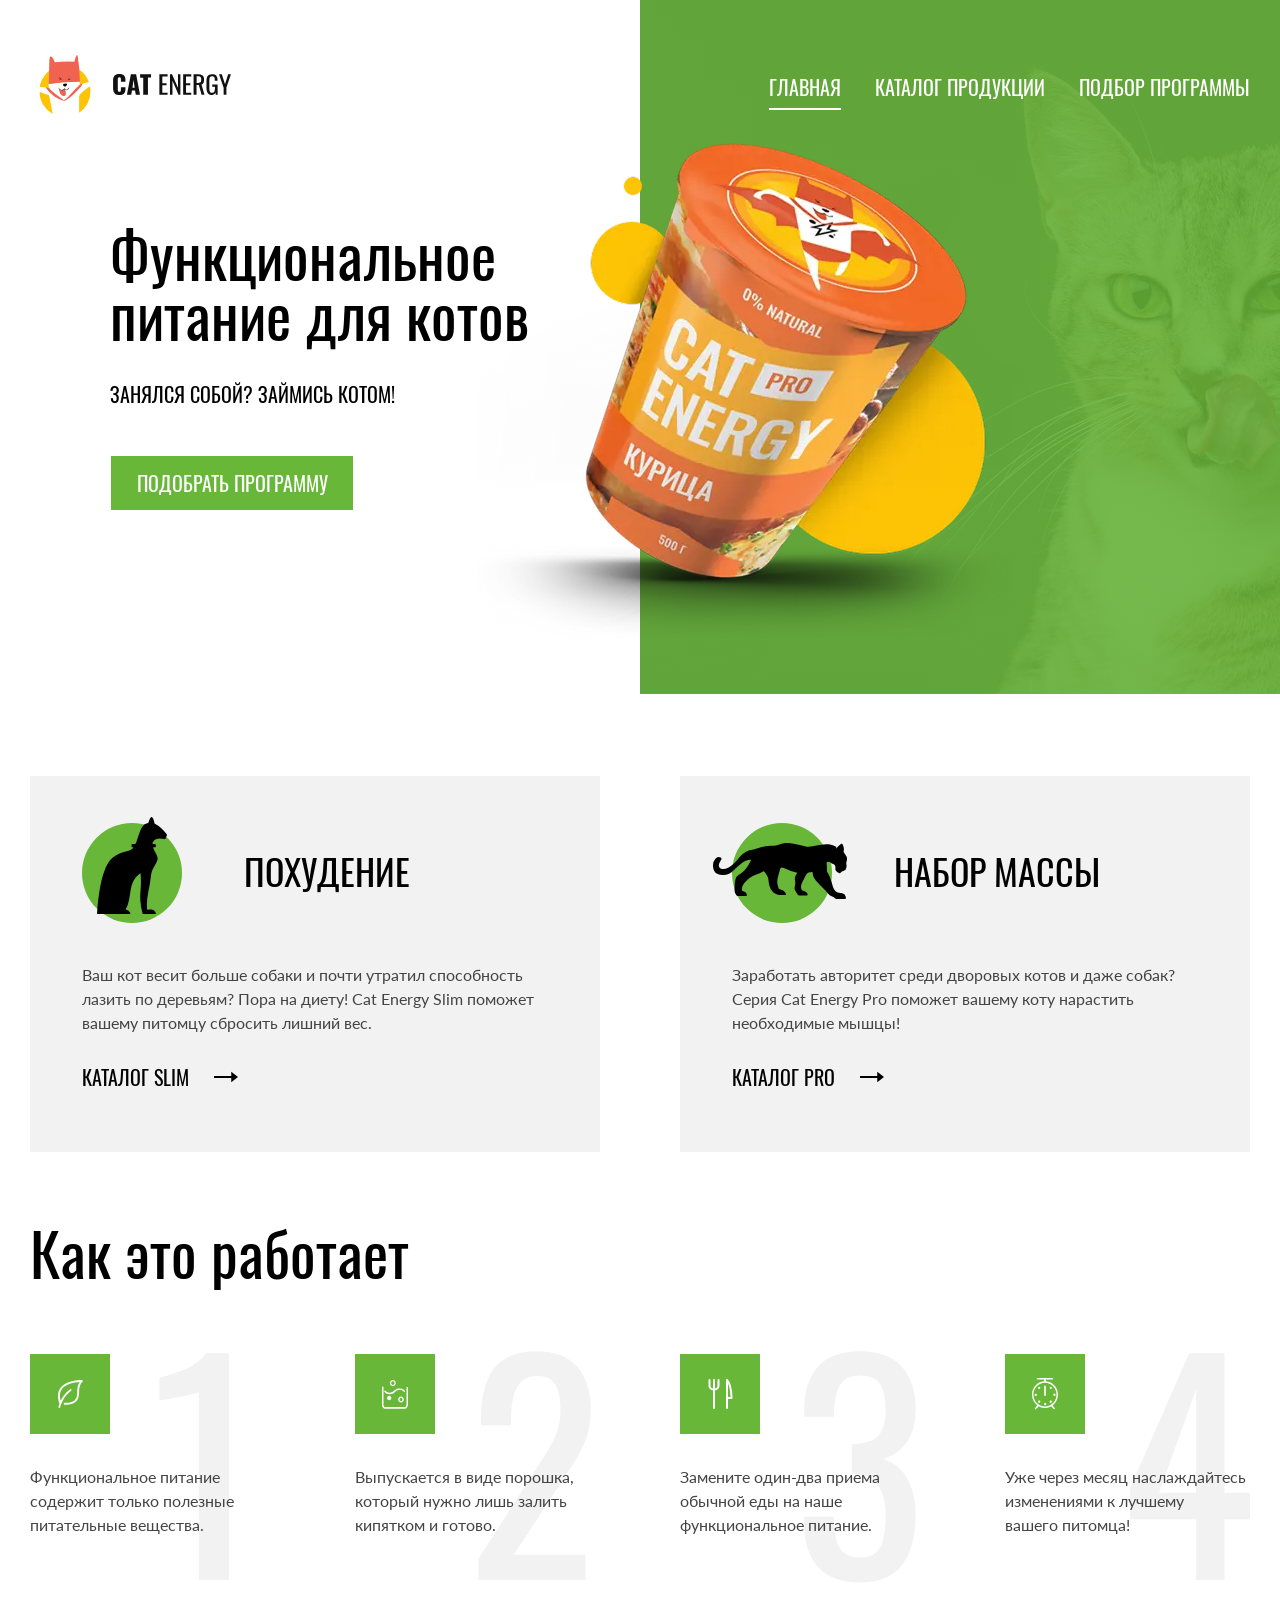
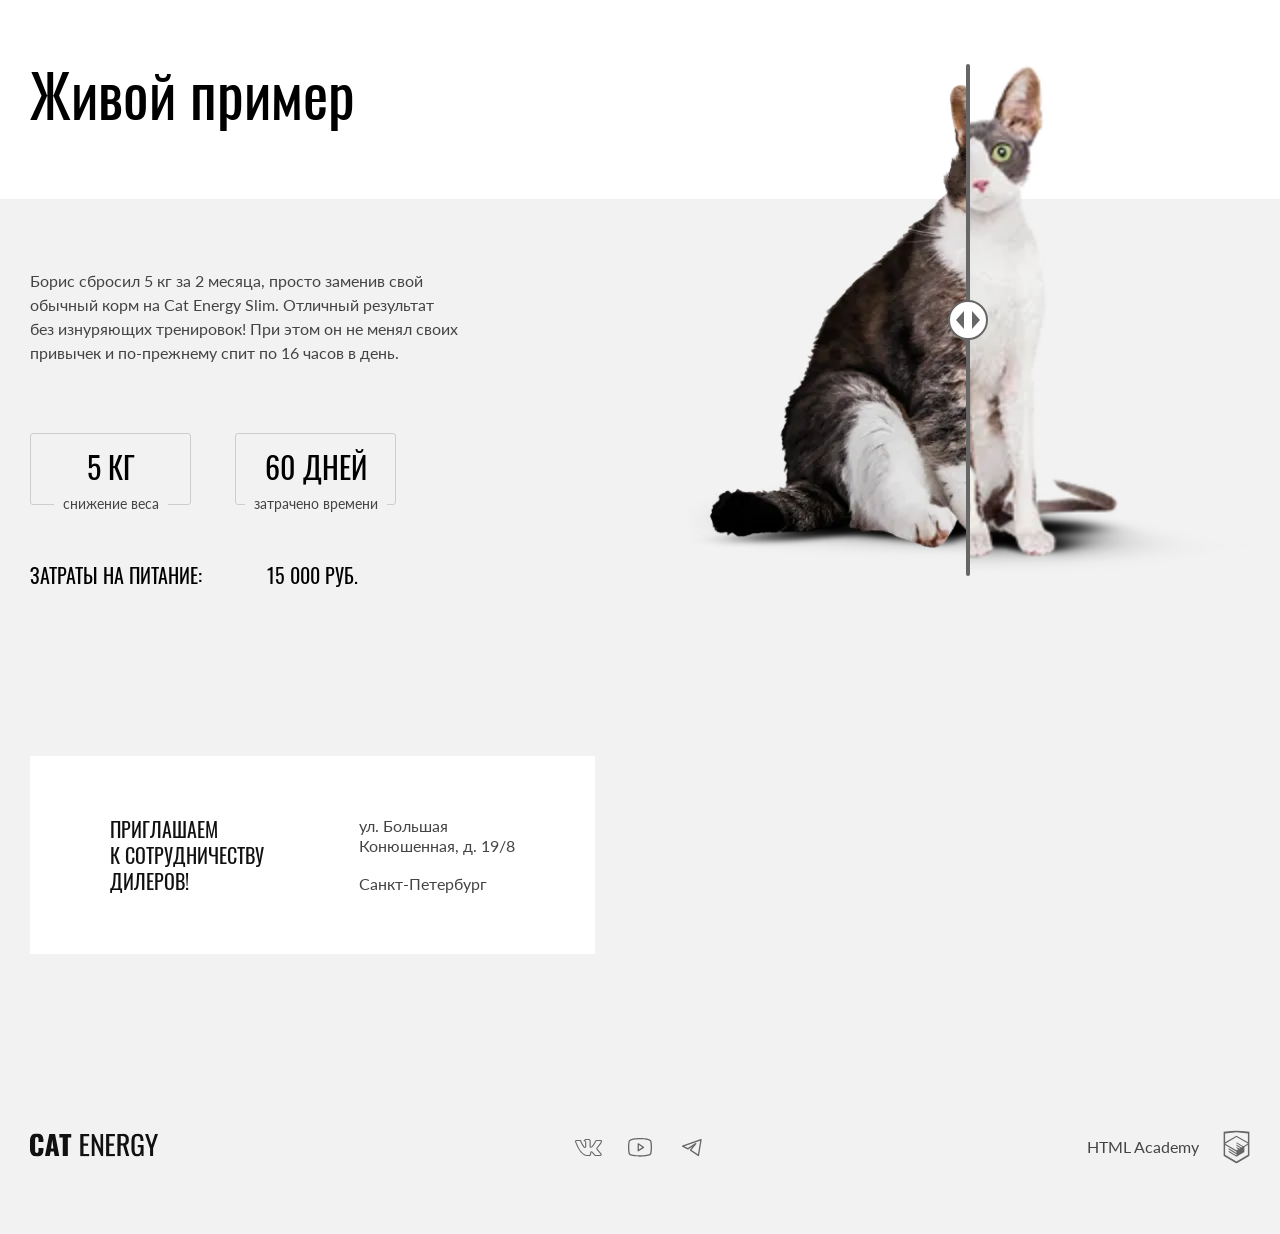
<file: index.html>
<!DOCTYPE html><html class="page" lang="ru"><head><meta charset="UTF-8"><title>Кэт энерджи</title><meta name="viewport" content="width=device-width,initial-scale=1"><link rel="icon" href="favicon.ico" type="image/x-icon"><link rel="icon" href="favicons/icon.svg" type="image/svg+xml"><link rel="apple-touch-icon" href="favicons/apple.png"><link rel="manifest" href="manifest.webmanifest"><link rel="preload" href="fonts/lato/Lato-Regular.woff2" as="font" type="font/woff2" crossorigin="anonymous"><link rel="preload" href="fonts/oswald/oswaldregular.woff2" as="font" type="font/woff2" crossorigin="anonymous"><link rel="stylesheet" href="styles/styles.css"><script src="https://api-maps.yandex.ru/2.1/?apikey=b741650d-aeca-472d-a761-ce8550b60bb1&lang=ru_RU" defer="defer"></script><script src="scripts/index.js" defer="defer"></script></head><body class="page__body"><header class="header container"><a class="header__logo logo" href="index.html" aria-current="page"><picture><source media="(min-width:1280px)" srcset="./images/logo-desktop.svg" width="70" height="59" type="image/svg+xml"><source media="(min-width:768px)" srcset="./images/logo-tablet.svg" width="60" height="50" type="image/svg+xml"><img class="logo__img" src="./images/logo-mobile.svg" width="33" height="38" alt="Логотип"></picture><picture><source media="(min-width:768px)" srcset="./images/logo-text-tablet.svg" width="101" height="18" type="image/svg+xml"><img class="logo__text" src="./images/logo-text-mobile.svg" width="101" height="18" lang="en" alt="Cat Energy"></picture></a><nav class="header__nav nav nav--nojs"><button class="nav__toggle" type="button"><span class="visually-hidden">Открыть/закрыть меню</span></button><ul class="nav__list"><li class="nav__item"><a class="nav__link nav__link--light nav__link--current" href="#">Главная</a></li><li class="nav__item"><a class="nav__link nav__link--light" href="catalog.html">Каталог продукции</a></li><li class="nav__item"><a class="nav__link nav__link--light" href="selection.html">Подбор программы</a></li></ul></nav></header><main class="page__main main"><section class="main__promo promo"><div class="promo__wrapper container"><h1 class="promo__title">Функциональное<br>питание для котов</h1><p class="promo__slogan">Занялся собой? Займись котом!</p><picture><source media="(min-width:1280px)" srcset="./images/promo/promo-desktop@1x.webp, ./images/promo/promo-desktop@2x.webp 2x" width="552" height="499" type="image/webp"><source media="(min-width:1280px)" srcset="./images/promo/promo-desktop@1x.png, ./images/promo/promo-desktop@2x.png 2x" width="552" height="499" type="image/png"><source media="(min-width:768px)" srcset="./images/promo/promo-tablet@1x.webp, ./images/promo/promo-tablet@2x.webp 2x" width="709" height="609" type="image/webp"><source media="(min-width:768px)" srcset="./images/promo/promo-tablet@1x.png, ./images/promo/promo-tablet@2x.png 2x" width="709" height="609" type="image/png"><source srcset="./images/promo/promo-mobile@1x.webp, ./images/promo/promo-mobile@2x.webp 2x" type="image/webp" width="280" height="270"><img class="promo__img" src="./images/promo/promo-mobile@1x.png" srcset="./images/promo/promo-mobile@2x.png 2x" width="280" height="270" alt="Пример продукции Cat Energy: баночка со вкусом курицы"></picture><a class="promo__link button button--primary" href="#">Подобрать программу</a></div></section><section class="main__programs programs container"><h2 class="visually-hidden">Типы программ питания</h2><ul class="programs__list"><li class="programs__item programs__item--slim"><h3 class="programs__title">Похудение</h3><p class="programs__description">Ваш кот весит больше собаки и почти утратил способность лазить по деревьям? Пора на диету! Cat Energy Slim поможет вашему питомцу сбросить лишний вес.</p><a class="programs__link" href="#">Каталог Slim</a></li><li class="programs__item programs__item--pro"><h3 class="programs__title">Набор массы</h3><p class="programs__description">Заработать авторитет среди дворовых котов и даже собак? Серия Cat Energy Pro поможет вашему коту нарастить необходимые мышцы!</p><a class="programs__link" href="#">Каталог Pro</a></li></ul></section><section class="main__features features container"><h2 class="features__title">Как это работает</h2><ul class="features__list"><li class="features__item features__item--nutrition">Функциональное питание содержит только полезные питательные вещества.</li><li class="features__item features__item--cooking">Выпускается в виде порошка, который нужно лишь залить кипятком и готово.</li><li class="features__item features__item--usage">Замените один-два приема обычной еды на наше функциональное питание.</li><li class="features__item features__item--time">Уже через месяц наслаждайтесь изменениями к лучшему вашего&nbsp;питомца!</li></ul></section><section class="main__example example"><div class="example__container container"><h2 class="example__title">Живой пример</h2><p class="example__text">Борис сбросил 5 кг за 2 месяца, просто заменив свой обычный корм на Cat Energy Slim. Отличный результат без&nbsp;изнуряющих тренировок! При этом он не менял своих привычек и по-прежнему спит по 16 часов в день.</p><div class="example__wrapper"><dl class="example__list"><div class="example__statistics-wrapper"><dt class="example__number">5 кг</dt><dd class="example__description">снижение веса</dd></div><div class="example__statistics-wrapper"><dt class="example__number">60 дней</dt><dd class="example__description">затрачено времени</dd></div></dl><p class="example__cost">Затраты на питание: <span class="example__cost-value">15 000 руб.</span></p></div><div class="example__slider slider"><div class="slider__block slider__block--before"><picture><source media="(min-width:768px)" srcset="./images/slider/before-tablet@1x.webp, ./images/slider/before-tablet@2x.webp 2x" width="560" height="512" type="image/webp"><source media="(min-width:768px)" srcset="./images/slider/before-tablet@1x.png, ./images/slider/before-tablet@2x.png 2x" width="560" height="512" type="image/png"><source srcset="./images/slider/before-mobile@1x.webp, ./images/slider/before-mobile@2x.webp 2x" type="image/webp" width="280" height="256"><img class="slider__img slider__img--before" src="./images/slider/before-mobile@1x.png" srcset="./images/slider/before-mobile@2x.png 2x" width="280" height="256" alt="Кот до начала приема Cat energy" loading="lazy"></picture></div><div class="slider__block slider__block--after"><picture><source media="(min-width:768px)" srcset="./images/slider/after-tablet@1x.webp, ./images/slider/after-tablet@2x.webp 2x" width="560" height="512" type="image/webp"><source media="(min-width:768px)" srcset="./images/slider/after-tablet@1x.png, ./images/slider/after-tablet@2x.png 2x" width="560" height="512" type="image/png"><source srcset="./images/slider/after-mobile@1x.webp, ./images/slider/after-mobile@2x.webp 2x" type="image/webp"><img class="slider__img slider__img--after" src="./images/slider/after-mobile@1x.png" srcset="./images/slider/after-mobile@2x.png 2x" width="280" height="256" alt="Кот после приема Cat energy" loading="lazy"></picture></div><button class="slider__range" type="button"><span class="visually-hidden">Ползунок слайдера</span></button></div></div></section></main><footer class="footer"><div class="footer__contacts contacts"><div class="contacts__wrapper"><h2 class="contacts__title">Приглашаем к&nbsp;сотрудничеству дилеров!</h2><address class="contacts__address">ул. Большая Конюшенная,&nbsp;д.&nbsp;19/8 <span>Санкт-Петербург</span></address></div><div class="contacts__map" id="map"><noscript><picture><source media="(min-width:1280px)" srcset="./images/maps/maps-desktop@1x.webp, ./images/maps/maps-desktop@2x.webp 2x" width="1440" height="400" type="image/webp"><source media="(min-width:1280px)" srcset="./images/maps/maps-desktop@1x.jpg, ./images/maps/maps-desktop@2x.jpg 2x" width="1440" height="400" type="image/jpeg"><source media="(min-width:660px)" srcset="./images/maps/maps-tablet@1x.webp, ./images/maps/maps-tablet@2x.webp 2x" width="768" height="400" type="image/webp"><source media="(min-width:660px)" srcset="./images/maps/maps-tablet@1x.jpg, ./images/maps/maps-tablet@2x.jpg 2x" width="768" height="400" type="image/jpeg"><source srcset="./images/maps/maps-mobile@1x.webp, ./images/maps/maps-mobile@2x.webp 2x" type="image/webp" width="320" height="362"><img class="contacts__map-img" src="./images/maps/maps-mobile@1x.jpg" srcset="./images/maps/maps-mobile@2x.jpg 2x" width="320" height="362" alt="Карта" loading="lazy"></picture></noscript></div></div><div class="footer__wrapper container"><a class="footer__logo logo" href="index.html" aria-current="page"><img class="logo__text logo__text--footer" src="./images/logo-text-mobile.svg" width="128" height="24" alt="Cat Energy"></a><ul class="footer__social social"><li class="social__item"><a class="social__link social__link--vk" href="https://vk.com/htmlacademy" target="_blank" rel="noreferrer noopener"><span class="visually-hidden">Наша группа Вконтакте</span></a></li><li class="social__item"><a class="social__link social__link--youtube" href="https://www.youtube.com/user/htmlacademyru" target="_blank" rel="noreferrer noopener"><span class="visually-hidden">Наш канал на Youtube</span></a></li><li class="social__item"><a class="social__link social__link--telegram" href="https://t.me/htmlacademy" target="_blank" rel="noreferrer noopener"><span class="visually-hidden">Наша группа Telegram</span></a></li></ul><a class="footer__developer" href="https://htmlacademy.ru/intensive/adaptive" target="_blank" rel="noreferrer noopener"><span class="footer__developer-text">HTML Academy</span></a></div></footer></body></html>
</file>
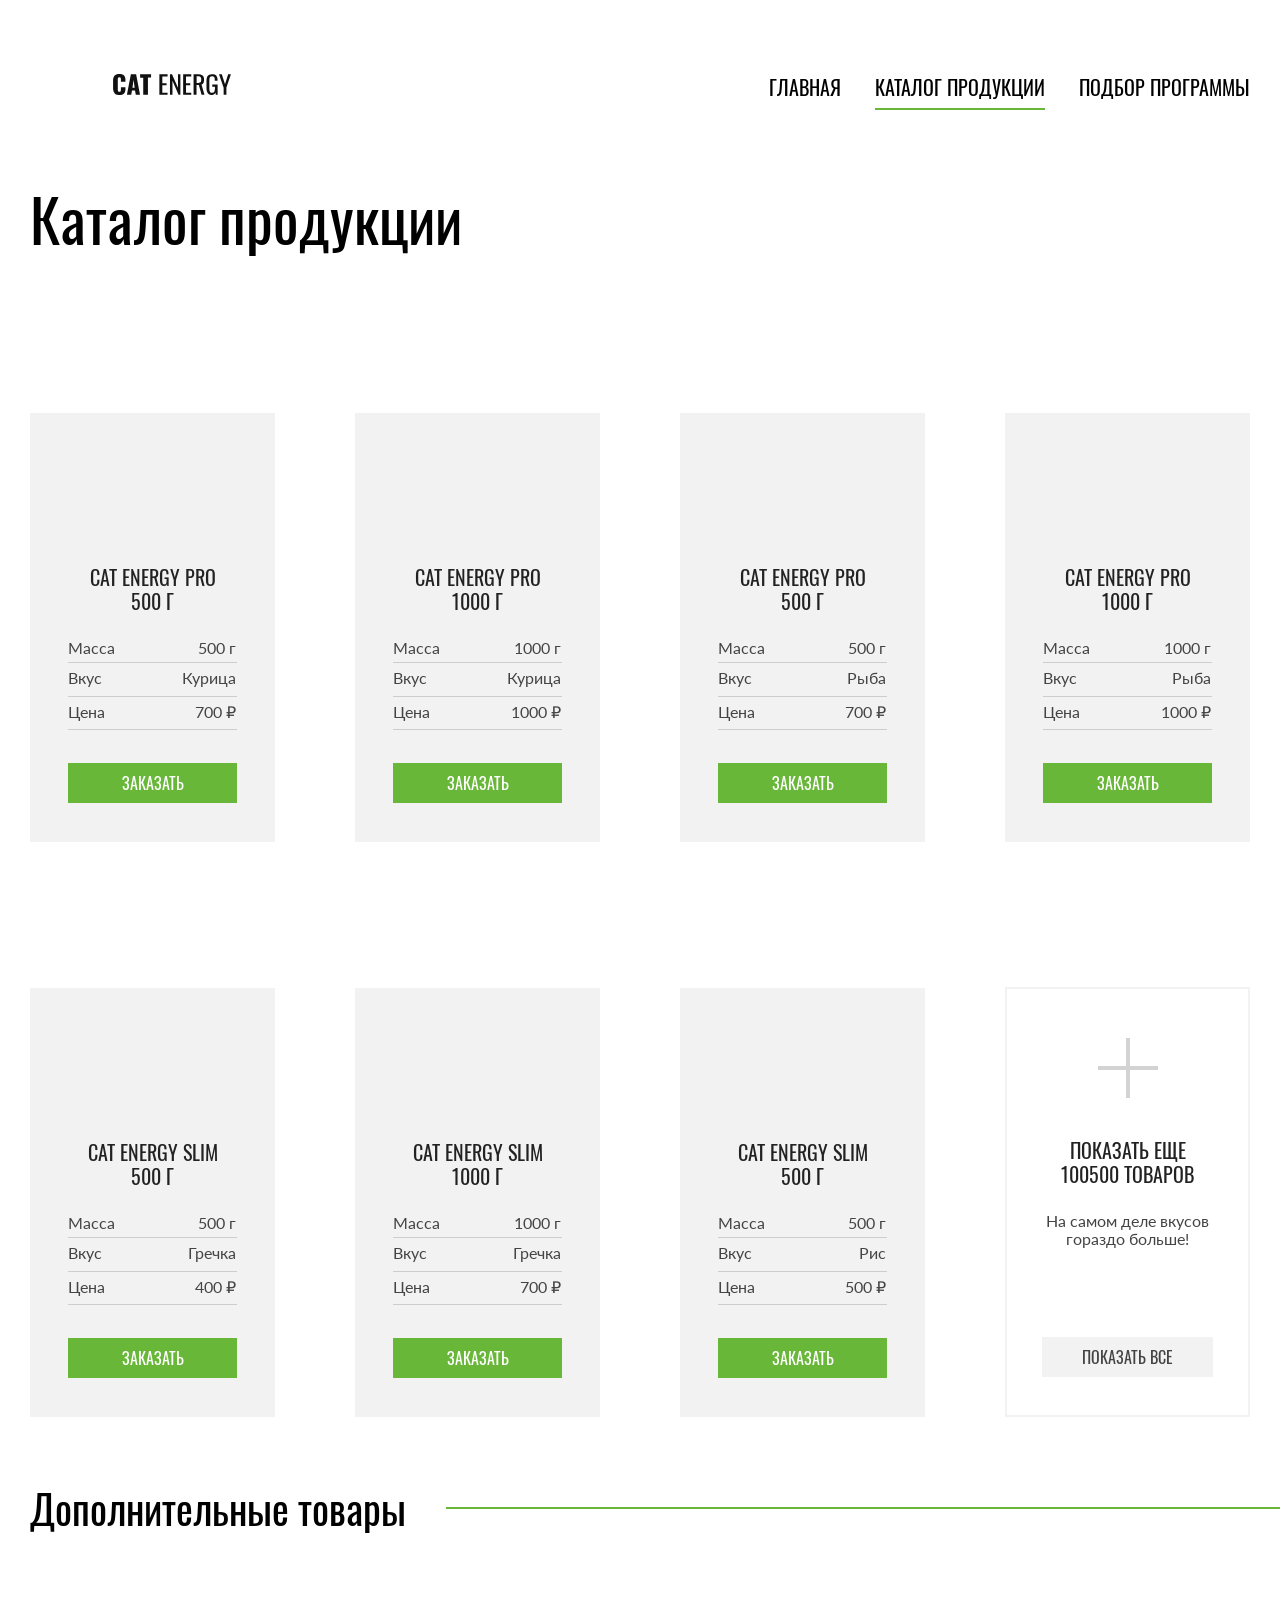
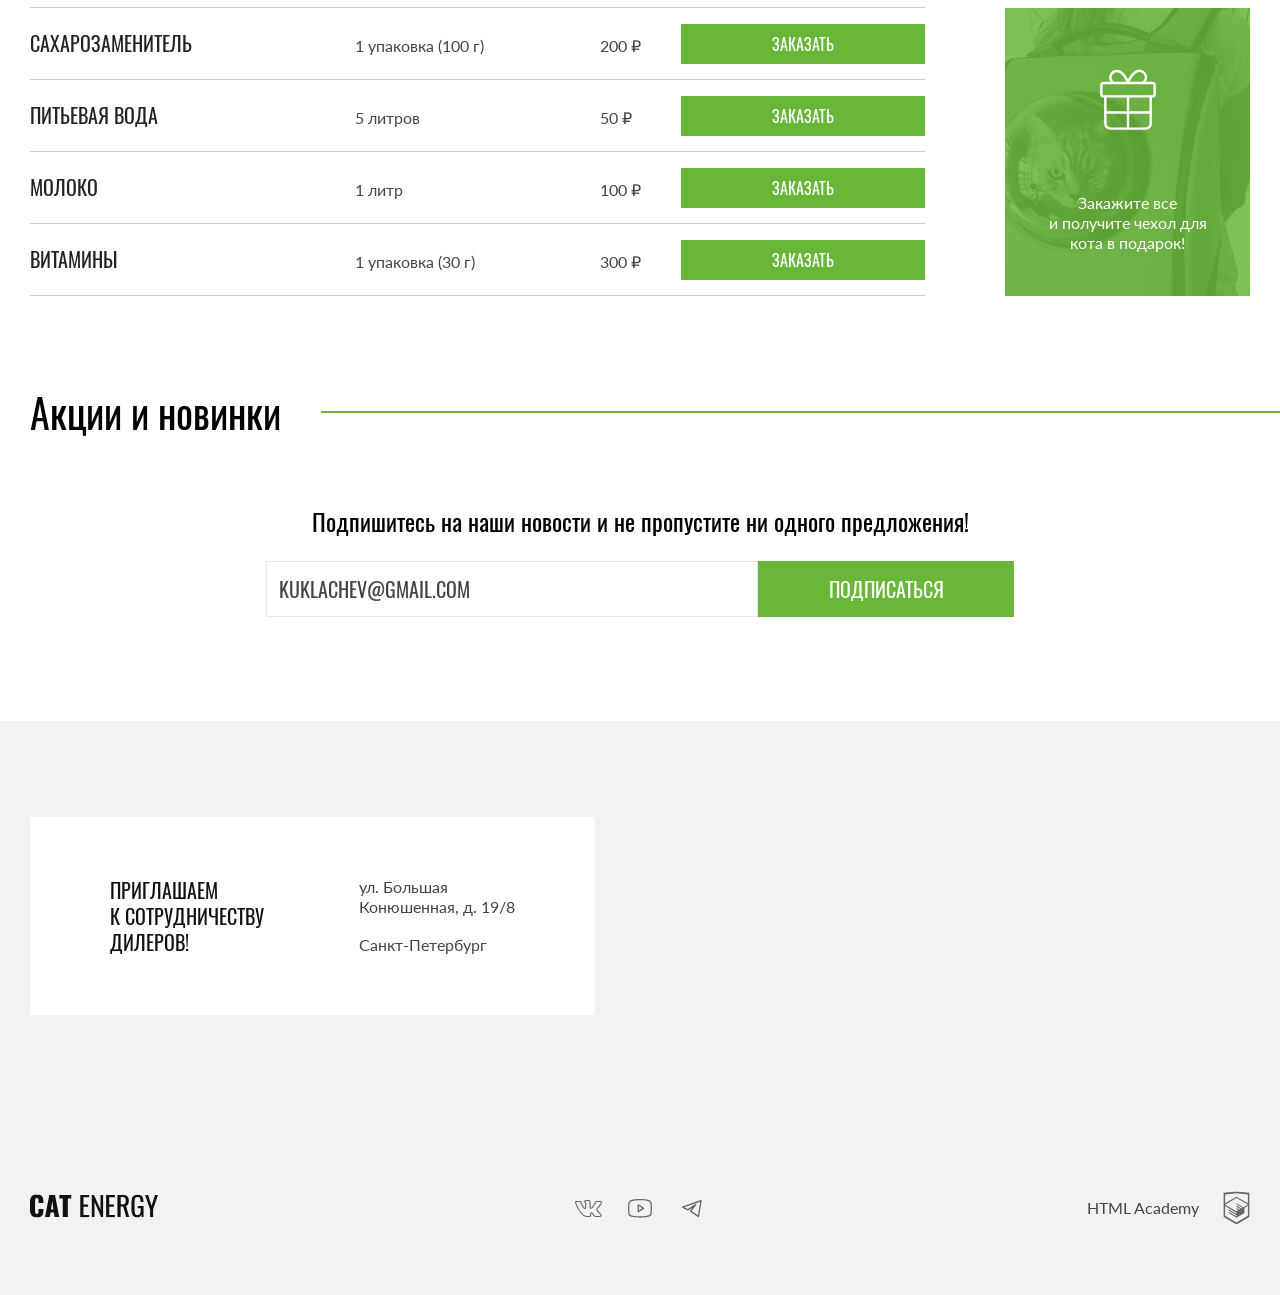
<file: catalog.html>
<!DOCTYPE html><html class="page" lang="ru"><head><meta charset="UTF-8"><title>Кэт энерджи</title><meta name="viewport" content="width=device-width,initial-scale=1"><link rel="icon" href="favicon.ico" type="image/x-icon"><link rel="icon" href="favicons/icon.svg" type="image/svg+xml"><link rel="apple-touch-icon" href="favicons/apple.png"><link rel="manifest" href="manifest.webmanifest"><link rel="preload" href="fonts/lato/Lato-Regular.woff2" as="font" type="font/woff2" crossorigin="anonymous"><link rel="preload" href="fonts/oswald/oswaldregular.woff2" as="font" type="font/woff2" crossorigin="anonymous"><link rel="stylesheet" href="styles/styles.css"><script src="https://api-maps.yandex.ru/2.1/?apikey=b741650d-aeca-472d-a761-ce8550b60bb1&lang=ru_RU" defer="defer"></script><script src="scripts/index.js" defer="defer"></script></head><body class="page__body"><header class="header header--inner container"><a class="header__logo logo" href="index.html"><picture><source media="(min-width:1280px)" srcset="./images/logo-desktop.svg" width="70" height="59" type="image/svg+xml"><source media="(min-width:768px)" srcset="./images/logo-tablet.svg" width="60" height="50" type="image/svg+xml"><img class="logo__img" src="./images/logo-mobile.svg" width="33" height="38" alt="Логотип"></picture><picture><source media="(min-width:768px)" srcset="./images/logo-text-tablet.svg" width="101" height="18" type="image/svg+xml"><img class="logo__text logo__text--inner" src="./images/logo-text-mobile.svg" width="101" height="18" lang="en" alt="Cat Energy"></picture></a><nav class="header__nav nav nav--nojs"><button class="nav__toggle" type="button"><span class="visually-hidden">Открыть/закрыть меню</span></button><ul class="nav__list"><li class="nav__item"><a class="nav__link" href="index.html">Главная</a></li><li class="nav__item"><a class="nav__link nav__link--current" href="#" aria-current="page">Каталог продукции</a></li><li class="nav__item"><a class="nav__link" href="selection.html">Подбор программы</a></li></ul></nav></header><main class="page__main catalog container"><h1 class="catalog__title inner-title">Каталог продукции</h1><section class="catalog__section"><h2 class="visually-hidden">Список основной продукции</h2><ul class="catalog__list"><li class="catalog__item card card--block"><a class="card__link-img" href="#" tabindex="-1"><picture><source media="(min-width:768px)" srcset="./images/products/product-1-tablet@1x.webp, ./images/products/product-1-tablet@2x.webp 2x" width="161" height="172" type="image/webp"><source media="(min-width:768px)" srcset="./images/products/product-1-tablet@1x.png, ./images/products/product-1-tablet@2x.png 2x" width="161" height="172" type="image/png"><source srcset="./images/products/product-1-mobile@1x.webp, ./images/products/product-1-mobile@2x.webp 2x" type="image/webp" width="68" height="86"><img class="card__img" src="./images/products/product-1-mobile@1x.png" srcset="./images/products/product-1-mobile@2x.png 2x" width="68" height="86" alt="Cat Energy PRO 500"></picture></a><div class="card__content"><a class="card__link" href="#"><h3 class="card__title">Cat Energy PRO 500 г</h3></a><dl class="card__details"><div class="card__details-block"><dt class="card__details-title">Масса</dt><dd class="card__details-desc">500 г</dd></div><div class="card__details-block"><dt class="card__details-title">Вкус</dt><dd class="card__details-desc">Курица</dd></div><div class="card__details-block"><dt class="card__details-title">Цена</dt><dd class="card__details-desc">700 ₽</dd></div></dl></div><a class="card__button button button--primary" href="#">Заказать</a></li><li class="catalog__item card card--block"><a class="card__link-img" href="#" tabindex="-1"><picture><source media="(min-width:1280px)" srcset="./images/products/product-2-desktop@1x.webp, ./images/products/product-2-desktop@2x.webp 2x" width="172" height="196" type="image/webp"><source media="(min-width:1280px)" srcset="./images/products/product-2-desktop@1x.png, ./images/products/product-2-desktop@2x.png 2x" width="172" height="196" type="image/png"><source media="(min-width:768px)" srcset="./images/products/product-2-tablet@1x.webp, ./images/products/product-2-tablet@2x.webp 2x" width="168" height="206" type="image/webp"><source media="(min-width:768px)" srcset="./images/products/product-2-tablet@1x.png, ./images/products/product-2-tablet@2x.png 2x" width="168" height="206" type="image/png"><source srcset="./images/products/product-2-mobile@1x.webp, ./images/products/product-2-mobile@2x.webp 2x" type="image/webp" width="84" height="100"><img class="card__img" src="./images/products/product-2-mobile@1x.png" srcset="./images/products/product-2-mobile@2x.png 2x" width="84" height="100" alt="Cat Energy PRO 1000"></picture></a><div class="card__content"><a class="card__link" href="#"><h3 class="card__title">Cat Energy PRO 1000 г</h3></a><dl class="card__details"><div class="card__details-block"><dt class="card__details-title">Масса</dt><dd class="card__details-desc">1000 г</dd></div><div class="card__details-block"><dt class="card__details-title">Вкус</dt><dd class="card__details-desc">Курица</dd></div><div class="card__details-block"><dt class="card__details-title">Цена</dt><dd class="card__details-desc">1000 ₽</dd></div></dl></div><a class="card__button button button--primary" href="#">Заказать</a></li><li class="catalog__item card card--block"><a class="card__link-img" href="#" tabindex="-1"><picture><source media="(min-width:768px)" srcset="./images/products/product-3-tablet@1x.webp, ./images/products/product-3-tablet@2x.webp 2x" width="163" height="174" type="image/webp"><source media="(min-width:768px)" srcset="./images/products/product-3-tablet@1x.png, ./images/products/product-3-tablet@2x.png 2x" width="163" height="174" type="image/png"><source srcset="./images/products/product-3-mobile@1x.webp, ./images/products/product-3-mobile@2x.webp 2x" type="image/webp" width="68" height="78"><img class="card__img" src="./images/products/product-3-mobile@1x.png" srcset="./images/products/product-3-mobile@2x.png 2x" width="68" height="78" alt="Cat Energy PRO 500"></picture></a><div class="card__content"><a class="card__link" href="#"><h3 class="card__title">Cat Energy PRO 500 г</h3></a><dl class="card__details"><div class="card__details-block"><dt class="card__details-title">Масса</dt><dd class="card__details-desc">500 г</dd></div><div class="card__details-block"><dt class="card__details-title">Вкус</dt><dd class="card__details-desc">Рыба</dd></div><div class="card__details-block"><dt class="card__details-title">Цена</dt><dd class="card__details-desc">700 ₽</dd></div></dl></div><a class="card__button button button--primary" href="#">Заказать</a></li><li class="catalog__item card card--block"><a class="card__link-img" href="#" tabindex="-1"><picture><source media="(min-width:1280px)" srcset="./images/products/product-4-desktop@1x.webp, ./images/products/product-4-desktop@2x.webp 2x" width="172" height="196" type="image/webp"><source media="(min-width:1280px)" srcset="./images/products/product-4-desktop@1x.png, ./images/products/product-4-desktop@2x.png 2x" width="172" height="196" type="image/png"><source media="(min-width:768px)" srcset="./images/products/product-4-tablet@1x.webp, ./images/products/product-4-tablet@2x.webp 2x" width="168" height="200" type="image/webp"><source media="(min-width:768px)" srcset="./images/products/product-4-tablet@1x.png, ./images/products/product-4-tablet@2x.png 2x" width="168" height="200" type="image/png"><source srcset="./images/products/product-4-mobile@1x.webp, ./images/products/product-4-mobile@2x.webp 2x" type="image/webp" width="84" height="100"><img class="card__img" src="./images/products/product-4-mobile@1x.png" srcset="./images/products/product-4-mobile@2x.png 2x" width="84" height="100" alt="Cat Energy PRO 1000" loading="lazy"></picture></a><div class="card__content"><a class="card__link" href="#"><h3 class="card__title">Cat Energy PRO 1000 г</h3></a><dl class="card__details"><div class="card__details-block"><dt class="card__details-title">Масса</dt><dd class="card__details-desc">1000 г</dd></div><div class="card__details-block"><dt class="card__details-title">Вкус</dt><dd class="card__details-desc">Рыба</dd></div><div class="card__details-block"><dt class="card__details-title">Цена</dt><dd class="card__details-desc">1000 ₽</dd></div></dl></div><a class="card__button button button--primary" href="#">Заказать</a></li><li class="catalog__item card card--block"><a class="card__link-img" href="#" tabindex="-1"><picture><source media="(min-width:768px)" srcset="./images/products/product-5-tablet@1x.webp, ./images/products/product-5-tablet@2x.webp 2x" width="161" height="171" type="image/webp"><source media="(min-width:768px)" srcset="./images/products/product-5-tablet@1x.png, ./images/products/product-5-tablet@2x.png 2x" width="161" height="171" type="image/png"><source srcset="./images/products/product-5-mobile@1x.webp, ./images/products/product-5-mobile@2x.webp 2x" type="image/webp" width="68" height="78"><img class="card__img" src="./images/products/product-5-mobile@1x.png" srcset="./images/products/product-5-mobile@2x.png 2x" width="68" height="78" alt="Cat Energy SLIM 500" loading="lazy"></picture></a><div class="card__content"><a class="card__link" href="#"><h3 class="card__title">Cat Energy SLIM 500 г</h3></a><dl class="card__details"><div class="card__details-block"><dt class="card__details-title">Масса</dt><dd class="card__details-desc">500 г</dd></div><div class="card__details-block"><dt class="card__details-title">Вкус</dt><dd class="card__details-desc">Гречка</dd></div><div class="card__details-block"><dt class="card__details-title">Цена</dt><dd class="card__details-desc">400 ₽</dd></div></dl></div><a class="card__button button button--primary" href="#">Заказать</a></li><li class="catalog__item card card--block"><a class="card__link-img" href="#" tabindex="-1"><picture><source media="(min-width:1280px)" srcset="./images/products/product-6-desktop@1x.webp, ./images/products/product-6-desktop@2x.webp 2x" width="172" height="196" type="image/webp"><source media="(min-width:1280px)" srcset="./images/products/product-6-desktop@1x.png, ./images/products/product-6-desktop@2x.png 2x" width="172" height="196" type="image/png"><source media="(min-width:768px)" srcset="./images/products/product-6-tablet@1x.webp, ./images/products/product-6-tablet@2x.webp 2x" width="168" height="200" type="image/webp"><source media="(min-width:768px)" srcset="./images/products/product-6-tablet@1x.png, ./images/products/product-6-tablet@2x.png 2x" width="168" height="200" type="image/png"><source srcset="./images/products/product-6-mobile@1x.webp, ./images/products/product-6-mobile@2x.webp 2x" type="image/webp" width="84" height="100"><img class="card__img" src="./images/products/product-6-mobile@1x.png" srcset="./images/products/product-6-mobile@2x.png 2x" width="84" height="100" alt="Cat Energy SLIM 1000" loading="lazy"></picture></a><div class="card__content"><a class="card__link" href="#"><h3 class="card__title">Cat Energy SLIM 1000 г</h3></a><dl class="card__details"><div class="card__details-block"><dt class="card__details-title">Масса</dt><dd class="card__details-desc">1000 г</dd></div><div class="card__details-block"><dt class="card__details-title">Вкус</dt><dd class="card__details-desc">Гречка</dd></div><div class="card__details-block"><dt class="card__details-title">Цена</dt><dd class="card__details-desc">700 ₽</dd></div></dl></div><a class="card__button button button--primary" href="#">Заказать</a></li><li class="catalog__item card card--block"><a class="card__link-img" href="#" tabindex="-1"><picture><source media="(min-width:768px)" srcset="./images/products/product-7-tablet@1x.webp, ./images/products/product-7-tablet@2x.webp 2x" width="163" height="174" type="image/webp"><source media="(min-width:768px)" srcset="./images/products/product-7-tablet@1x.png, ./images/products/product-7-tablet@2x.png 2x" width="163" height="174" type="image/png"><source srcset="./images/products/product-7-mobile@1x.webp, ./images/products/product-7-mobile@2x.webp 2x" type="image/webp" width="72" height="84"><img class="card__img" src="./images/products/product-7-mobile@1x.png" srcset="./images/products/product-7-mobile@2x.png 2x" width="72" height="84" alt="Cat Energy SLIM 500" loading="lazy"></picture></a><div class="card__content"><a class="card__link" href="#"><h3 class="card__title">Cat Energy SLIM 500 г</h3></a><dl class="card__details"><div class="card__details-block"><dt class="card__details-title">Масса</dt><dd class="card__details-desc">500 г</dd></div><div class="card__details-block"><dt class="card__details-title">Вкус</dt><dd class="card__details-desc">Рис</dd></div><div class="card__details-block"><dt class="card__details-title">Цена</dt><dd class="card__details-desc">500 ₽</dd></div></dl></div><a class="card__button button button--primary" href="#">Заказать</a></li><li class="catalog__item card card--special"><div class="card__content"><a class="card__link" href="#"><h3 class="card__title">Показать еще 100500 товаров</h3></a><p class="card__details">На самом деле вкусов гораздо больше!</p></div><a class="card__button button button--secondary" href="#">Показать все</a></li></ul></section><section class="additional"><div class="additional__wrapper"><h2 class="additional__title title-decor">Дополнительные товары</h2><div class="additional__content"><ul class="additional__list"><li class="additional__item card card--line"><div class="card__content"><a class="card__link" href="#"><h3 class="card__title">Сахарозаменитель</h3></a><div class="card__details"><span class="card__details-title">1 упаковка (100 г)</span> <span class="card__details-desc">200 ₽</span></div></div><a class="card__button button button--primary" href="#">Заказать</a></li><li class="additional__item card card--line"><div class="card__content"><a class="card__link" href="#"><h3 class="card__title">Питьевая вода</h3></a><div class="card__details"><span class="card__details-title">5 литров</span> <span class="card__details-desc">50 ₽</span></div></div><a class="card__button button button--primary" href="#">Заказать</a></li><li class="additional__item card card--line"><div class="card__content"><a class="card__link" href="#"><h3 class="card__title">Молоко</h3></a><div class="card__details"><span class="card__details-title">1 литр</span> <span class="card__details-desc">100 ₽</span></div></div><a class="card__button button button--primary" href="#">Заказать</a></li><li class="additional__item card card--line"><div class="card__content"><a class="card__link" href="#"><h3 class="card__title">Витамины</h3></a><div class="card__details"><span class="card__details-title">1 упаковка (30 г)</span> <span class="card__details-desc">300 ₽</span></div></div><a class="card__button button button--primary" href="#">Заказать</a></li></ul><p class="additional__promo"><span class="additional__promo-text">Закажите все<br>и получите чехол для кота в подарок!</span></p></div></div></section><section class="subscription"><h2 class="subscription__title title-decor">Акции и новинки</h2><p class="subscription__text">Подпишитесь на наши новости и не пропустите ни одного предложения!</p><form class="subscription__form form" action="https://echo.htmlacademy.ru/" method="post"><label class="form__field visually-hidden" for="email">Введите свой email</label> <input class="form__input" type="email" name="email" id="email" placeholder="kuklachev@gmail.com" required> <button class="form__button button button--primary" type="submit">Подписаться</button></form></section></main><footer class="footer"><div class="footer__contacts contacts"><div class="contacts__wrapper contacts__wrapper--inner"><h2 class="contacts__title">Приглашаем к&nbsp;сотрудничеству дилеров!</h2><address class="contacts__address">ул. Большая Конюшенная,&nbsp;д.&nbsp;19/8 <span>Санкт-Петербург</span></address></div><div class="contacts__map" id="map"><picture><source media="(min-width:1280px)" srcset="./images/maps/maps-desktop@1x.webp, ./images/maps/maps-desktop@2x.webp 2x" width="1440" height="400" type="image/webp"><source media="(min-width:1280px)" srcset="./images/maps/maps-desktop@1x.jpg, ./images/maps/maps-desktop@2x.jpg 2x" width="1440" height="400" type="image/jpeg"><source media="(min-width:660px)" srcset="./images/maps/maps-tablet@1x.webp, ./images/maps/maps-tablet@2x.webp 2x" width="768" height="400" type="image/webp"><source media="(min-width:660px)" srcset="./images/maps/maps-tablet@1x.jpg, ./images/maps/maps-tablet@2x.jpg 2x" width="768" height="400" type="image/jpeg"><source srcset="./images/maps/maps-mobile@1x.webp, ./images/maps/maps-mobile@2x.webp 2x" type="image/webp" width="320" height="362"><img class="contacts__map-img" src="./images/maps/maps-mobile@1x.jpg" srcset="./images/maps/maps-mobile@2x.jpg 2x" width="320" height="362" alt="Карта" loading="lazy"></picture></div></div><div class="footer__wrapper container"><a class="footer__logo logo" href="index.html"><img class="logo__text logo__text--footer" src="./images/logo-text-mobile.svg" width="128" height="24" alt="Cat Energy"></a><ul class="footer__social social"><li class="social__item"><a class="social__link social__link--vk" href="https://vk.com/htmlacademy" target="_blank" rel="noreferrer noopener"><span class="visually-hidden">Наша группа Вконтакте</span></a></li><li class="social__item"><a class="social__link social__link--youtube" href="https://www.youtube.com/user/htmlacademyru" target="_blank" rel="noreferrer noopener"><span class="visually-hidden">Наш канал на Youtube</span></a></li><li class="social__item"><a class="social__link social__link--telegram" href="https://t.me/htmlacademy" target="_blank" rel="noreferrer noopener"><span class="visually-hidden">Наша группа Telegram</span></a></li></ul><a class="footer__developer" href="https://htmlacademy.ru/intensive/adaptive" target="_blank" rel="noreferrer noopener"><span class="footer__developer-text">HTML Academy</span></a></div></footer></body></html>
</file>
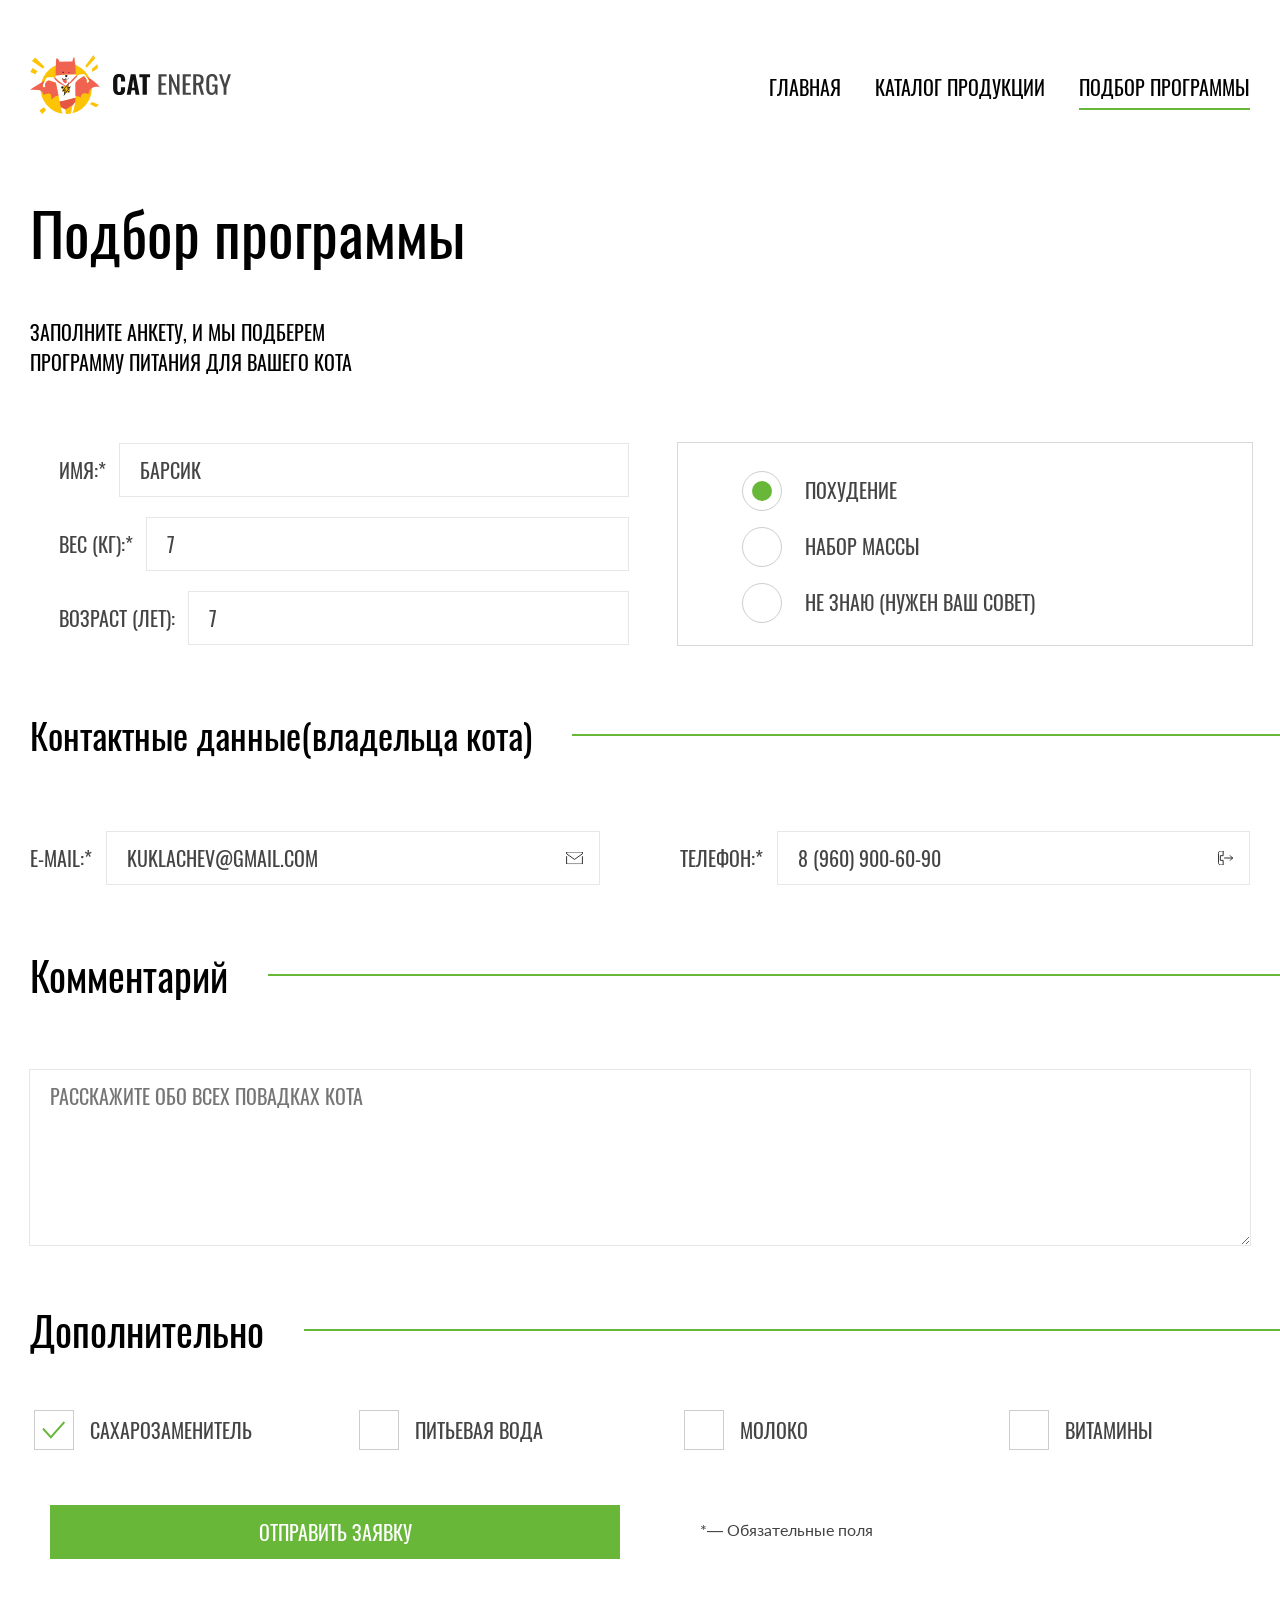
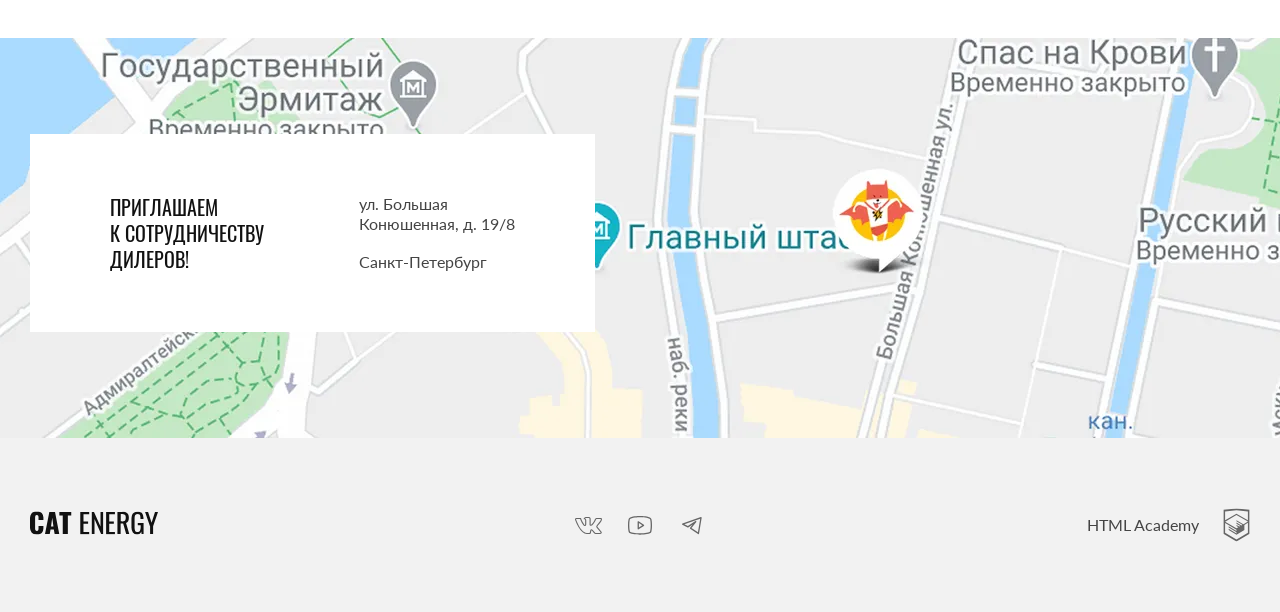
<file: selection.html>
<!DOCTYPE html><html class="page" lang="ru"><head><meta charset="UTF-8"><title>Кэт энерджи</title><meta name="viewport" content="width=device-width,initial-scale=1"><link rel="icon" href="favicon.ico" type="image/x-icon"><link rel="icon" href="favicons/icon.svg" type="image/svg+xml"><link rel="apple-touch-icon" href="favicons/apple.png"><link rel="manifest" href="manifest.webmanifest"><link rel="preload" href="fonts/lato/Lato-Regular.woff2" as="font" type="font/woff2" crossorigin="anonymous"><link rel="preload" href="fonts/oswald/oswaldregular.woff2" as="font" type="font/woff2" crossorigin="anonymous"><link rel="stylesheet" href="styles/styles.css"><script src="https://api-maps.yandex.ru/2.1/?apikey=b741650d-aeca-472d-a761-ce8550b60bb1&lang=ru_RU" defer="defer"></script><script src="scripts/index.js" defer="defer"></script></head><body class="page__body"><header class="header header--inner container"><a class="header__logo logo" href="index.html"><picture><source media="(min-width:1280px)" srcset="./images/logo-desktop.svg" width="70" height="59" type="image/svg+xml"><source media="(min-width:768px)" srcset="./images/logo-tablet.svg" width="60" height="50" type="image/svg+xml"><img class="logo__img" src="./images/logo-mobile.svg" width="33" height="38" alt="Логотип"></picture><picture><source media="(min-width:768px)" srcset="./images/logo-text-tablet.svg" width="101" height="18" type="image/svg+xml"><img class="logo__text" src="./images/logo-text-mobile.svg" width="101" height="18" lang="en" alt="Cat Energy"></picture></a><nav class="header__nav nav nav--nojs"><button class="nav__toggle" type="button"><span class="visually-hidden">Открыть/закрыть меню</span></button><ul class="nav__list"><li class="nav__item"><a class="nav__link" href="index.html">Главная</a></li><li class="nav__item"><a class="nav__link" href="catalog.html">Каталог продукции</a></li><li class="nav__item"><a class="nav__link nav__link--current" href="#" aria-current="page">Подбор программы</a></li></ul></nav></header><main class="page__main container container--inner"><section class="selection"><h1 class="selection__title inner-title">Подбор программы</h1><p class="selection__description">Заполните анкету, и мы подберем<br>программу питания для вашего кота</p><form class="selection__form form" action="https://echo.htmlacademy.ru" method="post"><div class="selection__form-wrapper"><fieldset class="selection__user-info user-form"><legend class="visually-hidden">Пользовательская информация</legend><label class="user-form__label">Имя:* <input class="user-form__input form__input" type="text" name="name" placeholder="Барсик" autocomplete="off" required></label> <label class="user-form__label">Вес (кг):* <input class="user-form__input form__input" type="number" name="weight" placeholder="7" required></label> <label class="user-form__label">Возраст (лет): <input class="user-form__input form__input" type="number" name="age" placeholder="7"></label></fieldset><fieldset class="selection__program-type program-form"><legend class="visually-hidden">Вид программы</legend><label class="program-form__label"><input class="program-form__input" type="radio" name="program" value="Похудение" checked="checked">Похудение</label> <label class="program-form__label"><input class="program-form__input" type="radio" name="program" value="Набор массы">Набор массы</label> <label class="program-form__label"><input class="program-form__input" type="radio" name="program" value="Не знаю (Нужен ваш совет)">Не знаю (Нужен ваш совет)</label></fieldset></div><fieldset class="selection__contacts-info contacts-form"><legend class="contacts-form__title title-decor">Контактные данные<br>(владельца кота)</legend><label class="contacts-form__label contacts-form__label--email">E-mail:* <input class="contacts-form__input form__input" type="email" name="email" placeholder="kuklachev@gmail.com" autocomplete="off" required></label> <label class="contacts-form__label contacts-form__label--phone">Телефон:* <input class="contacts-form__input form__input" type="tel" name="phone-number" placeholder="8 (960) 900-60-90" required></label></fieldset><fieldset class="selection__comments comments-form"><legend class="comments-form__title title-decor">Комментарий</legend><label for="comments"><span class="visually-hidden">Расскажите о своем коте</span></label> <textarea class="comments-form__input" id="comments" name="comments" placeholder="Расскажите обо всех повадках кота"></textarea></fieldset><fieldset class="selection__extra extra-form"><legend class="extra-form__title title-decor">Дополнительно</legend><label class="extra-form__label"><input class="extra-form__input" type="checkbox" name="Сахарозаменитель" checked="checked">Сахарозаменитель</label> <label class="extra-form__label"><input class="extra-form__input" type="checkbox" name="Питьевая вода">Питьевая вода</label> <label class="extra-form__label"><input class="extra-form__input" type="checkbox" name="Молоко">Молоко</label> <label class="extra-form__label"><input class="extra-form__input" type="checkbox" name="Витамины">Витамины</label></fieldset><div class="selection__button-wrapper"><button class="selection__button button button--primary" type="submit">Отправить заявку</button><p class="selection__footnote">*— Обязательные поля</p></div></form></section></main><footer class="footer"><div class="footer__contacts contacts"><div class="contacts__wrapper contacts__wrapper--inner"><h2 class="contacts__title">Приглашаем к&nbsp;сотрудничеству дилеров!</h2><address class="contacts__address">ул. Большая Конюшенная,&nbsp;д.&nbsp;19/8 <span>Санкт-Петербург</span></address></div><div class="contacts__map" id="map"><picture><source media="(min-width:1280px)" srcset="./images/maps/maps-desktop@1x.webp, ./images/maps/maps-desktop@2x.webp 2x" width="1440" height="400" type="image/webp"><source media="(min-width:1280px)" srcset="./images/maps/maps-desktop@1x.jpg, ./images/maps/maps-desktop@2x.jpg 2x" width="1440" height="400" type="image/jpeg"><source media="(min-width:660px)" srcset="./images/maps/maps-tablet@1x.webp, ./images/maps/maps-tablet@2x.webp 2x" width="768" height="400" type="image/webp"><source media="(min-width:660px)" srcset="./images/maps/maps-tablet@1x.jpg, ./images/maps/maps-tablet@2x.jpg 2x" width="768" height="400" type="image/jpeg"><source srcset="./images/maps/maps-mobile@1x.webp, ./images/maps/maps-mobile@2x.webp 2x" type="image/webp" width="320" height="362"><img class="contacts__map-img" src="./images/maps/maps-mobile@1x.jpg" srcset="./images/maps/maps-mobile@2x.jpg 2x" width="320" height="362" alt="Карта" loading="lazy"></picture></div></div><div class="footer__wrapper container"><a class="footer__logo logo" href="index.html"><img class="logo__text logo__text--footer" src="./images/logo-text-mobile.svg" width="128" height="24" alt="Cat Energy"></a><ul class="footer__social social"><li class="social__item"><a class="social__link social__link--vk" href="https://vk.com/htmlacademy" target="_blank" rel="noreferrer noopener"><span class="visually-hidden">Наша группа Вконтакте</span></a></li><li class="social__item"><a class="social__link social__link--youtube" href="https://www.youtube.com/user/htmlacademyru" target="_blank" rel="noreferrer noopener"><span class="visually-hidden">Наш канал на Youtube</span></a></li><li class="social__item"><a class="social__link social__link--telegram" href="https://t.me/htmlacademy" target="_blank" rel="noreferrer noopener"><span class="visually-hidden">Наша группа Telegram</span></a></li></ul><a class="footer__developer" href="https://htmlacademy.ru/intensive/adaptive" target="_blank" rel="noreferrer noopener"><span class="footer__developer-text">HTML Academy</span></a></div></footer></body></html>
</file>
<file: styles/styles.css>
*,:before,:after{box-sizing:border-box}.visually-hidden{white-space:nowrap;clip:rect(0 0 0 0);-webkit-clip-path:inset(100%);clip-path:inset(100%);border:0;width:1px;height:1px;margin:-1px;padding:0;position:absolute;overflow:hidden}.container{padding-inline:20px}@media (width>=768px){.container{padding-inline:30px}}@media (width>=1280px){.container{max-width:1280px;margin:0 auto}}@media (width>=768px){.container--inner{padding-inline:70px}}@media (width>=1280px){.container--inner{max-width:1220px;padding-inline:0}}@font-face{font-family:Lato;font-weight:400;font-style:normal;font-display:swap;src:url(../fonts/lato/Lato-Regular.woff2)format("woff2")}@font-face{font-family:Oswald;font-weight:400;font-style:normal;font-display:swap;src:url(../fonts/oswald/oswaldregular.woff2)format("woff2")}.button{text-align:center;text-transform:uppercase;border:none;padding:10px 30px;font-family:Oswald,Arial,sans-serif;font-size:16px;line-height:20px;text-decoration:none;display:block}.button:disabled{opacity:.3;pointer-events:none}.button--primary{color:#fff;background-color:#68b738}.button--primary:hover,.button--primary:focus{background-color:#5eaa2f}.button--primary:active{color:#ffffff4d}.button--secondary{color:#444;background-color:#f2f2f2}.button--secondary:hover,.button--secondary:focus{background-color:#ebebeb}.button--secondary:active{color:#444444b3}.inner-title{color:#000;font-family:Oswald,Arial,sans-serif;font-size:36px;font-weight:400;line-height:36px}@media (width>=768px){.inner-title{font-size:60px;line-height:60px}}.title-decor{color:#000;background-color:#fff;width:-moz-fit-content;width:fit-content;padding-right:40px;font-family:Oswald,Arial,sans-serif;font-size:24px;font-weight:400;line-height:24px;position:relative}@media (width<=767px){.title-decor{box-shadow:-40px 0 #fff}}@media (width>=768px){.title-decor{padding-left:40px;font-size:32px;line-height:32px}}@media (width>=1280px){.title-decor{padding-left:0;font-size:40px;line-height:40px;box-shadow:-40px 0 #fff}}.title-decor:before{content:"";z-index:-1;background-color:#68b738;width:100vw;height:2px;position:absolute;top:50%;right:0;transform:translateY(-50%);box-shadow:100vw 0 #68b738}.page{height:100%}.page__body{color:#444;background-color:#fff;flex-direction:column;min-width:320px;min-height:100vh;margin:0 auto;font-family:Lato,Arial,sans-serif;font-size:14px;font-weight:400;line-height:18px;display:flex}.page__main{flex-grow:1}@media (width<=1279px){.page__main{overflow:hidden}}.header{padding-top:13px}@media (width>=768px){.header{justify-content:space-between;align-items:flex-start;width:100%;padding-top:27px;display:flex}}@media (width>=1280px){.header{padding-top:55px}}.header__logo{gap:56px;padding-bottom:10px;display:flex}@media (width>=768px){.header__logo{gap:13px}.header__nav{width:65%;margin-right:4px}}@media (width>=1280px){.header__nav{width:50%;margin-right:0}}@media (width<=767px){.header--inner{position:relative}.header--inner:after{content:"";background-color:#d9d9d9;width:100%;height:1px;display:block;position:absolute;bottom:-1px;left:0}}.header--inner:has(.nav--nojs):after{display:none}.logo{align-items:center}.logo:hover,.logo:focus{opacity:.8}.logo:active{opacity:.6}.logo__img{width:33px;height:38px}@media (width>=768px){.logo__img{width:60px;height:50px}}@media (width>=1280px){.logo__img{width:70px;height:59px}}.logo__text{width:101px;height:18px}@media (width>=1280px){.logo__text{width:118px;height:21px}}@media (width<=767px){.logo__text--inner{margin-top:5px}}.logo__text--footer{width:128px;height:24px}@media (width<=767px){.nav--nojs .nav__toggle{visibility:hidden}.nav--nojs .nav__list{display:block}}.nav__toggle{cursor:pointer;background-color:#fff;background-image:url(../icons/stack.svg#menu-open-icon);background-position:50%;background-repeat:no-repeat;border:none;width:24px;height:24px;transition:opacity .3s;position:absolute;top:20px;right:20px}.nav__toggle:hover{opacity:.7}@media (width>=768px){.nav__toggle{display:none}}.nav__toggle--active{background-image:url(../icons/stack.svg#menu-close-icon);background-size:18px 18px;top:19px;right:17px}.nav__list{width:100%;margin:0;padding:0;list-style:none;display:none}@media (width<=767px){.nav__list--opened{z-index:1;background-color:#fff;display:block;position:absolute;left:0}}@media (width>=768px){.nav__list{flex-wrap:wrap;justify-content:flex-end;gap:10px 34px;display:flex}}.nav__item{text-align:center;position:relative}@media (width<=767px){.nav__item{border-top:1px solid #e6e6e6}.nav__item:last-child{border-bottom:1px solid #e6e6e6}}.nav__link{color:#000;text-transform:uppercase;padding:21px 20px 24px;font-family:Oswald,Arial,sans-serif;font-size:20px;line-height:20px;text-decoration:none;display:block}.nav__link:hover,.nav__link:focus-within{opacity:.6}.nav__link:active{opacity:.3}@media (width>=768px){.nav__link{padding:12px 0;font-size:18px;line-height:24px}.nav__link--current:after{content:"";background-color:#68b738;width:100%;height:2px;display:block;position:absolute;bottom:2px}}@media (width>=1280px){.nav__link{color:#000;padding:17px 0 10px;font-size:20px;line-height:30px}.nav__link--light{color:#fff}.nav__link--light:after{background-color:#fff}}.main__promo{margin-bottom:20px}@media (width>=1280px){.main__promo{margin-bottom:82px}}.main__programs{margin-bottom:20px}@media (width>=768px){.main__programs{margin-bottom:45px}}@media (width>=1280px){.main__programs{margin-bottom:40px}.main__features{margin-bottom:69px}}.promo{background-image:-webkit-linear-gradient(#68b738d9 0% 100%),-webkit-image-set(url(../images/promo/promo-bg-mobile@1x.webp) 1x type("image/webp"),url(../images/promo/promo-bg-mobile@2x.webp) 2x type("image/webp"),url(../images/promo/promo-bg-mobile@1x.jpg) 1x type("image/jpeg"),url(../images/promo/promo-bg-mobile@2x.jpg) 2x type("image/jpeg")),-webkit-linear-gradient(90deg,#4f4f55 50%,#343437 100%);background-image:linear-gradient(#68b738d9 0% 100%),image-set("../images/promo/promo-bg-mobile@1x.webp" 1x type("image/webp"),"../images/promo/promo-bg-mobile@2x.webp" 2x type("image/webp"),"../images/promo/promo-bg-mobile@1x.jpg" 1x type("image/jpeg"),"../images/promo/promo-bg-mobile@2x.jpg" 2x type("image/jpeg")),linear-gradient(90deg,#4f4f55 50%,#343437 100%);background-position:0 0,top,0 0;background-repeat:no-repeat;background-size:100% 63%,320px 302px,100% 63%}@media (width>=768px){.promo{background-image:none}}@media (width>=1280px){.promo:before{content:"";z-index:-1;background-image:-webkit-linear-gradient(#68b738d9 0% 100%),-webkit-image-set(url(../images/promo/promo-bg-desktop@1x.webp) 1x type("image/webp"),url(../images/promo/promo-bg-desktop@2x.webp) 2x type("image/webp"),url(../images/promo/promo-bg-desktop@1x.jpg) 1x type("image/jpeg"),url(../images/promo/promo-bg-desktop@2x.jpg) 2x type("image/jpeg")),-webkit-linear-gradient(#313134 50%,#343438 100%);background-image:linear-gradient(#68b738d9 0% 100%),image-set("../images/promo/promo-bg-desktop@1x.webp" 1x type("image/webp"),"../images/promo/promo-bg-desktop@2x.webp" 2x type("image/webp"),"../images/promo/promo-bg-desktop@1x.jpg" 1x type("image/jpeg"),"../images/promo/promo-bg-desktop@2x.jpg" 2x type("image/jpeg")),linear-gradient(#313134 50%,#343438 100%);background-position:0 0;background-repeat:no-repeat;min-width:50%;min-height:694px;display:block;position:absolute;top:0;left:50%}}.promo__wrapper{text-align:center;padding-top:27px;position:relative}@media (width>=768px){.promo__wrapper{width:708px;margin:0 auto;padding:49px 0 505px}}@media (width>=1280px){.promo__wrapper{width:1220px;margin:0 auto;padding:96px 0 183px}}.promo__title{color:#fff;margin:0 0 25px;font-family:Oswald,Arial,sans-serif;font-size:36px;font-weight:400;line-height:36px}@media (width>=768px){.promo__title{color:#000;text-align:left;margin-bottom:40px;padding:0 90px;font-size:60px;line-height:60px}}@media (width>=1280px){.promo__title{padding:0 55% 0 80px}}.promo__slogan{color:#fff;text-transform:uppercase;margin:0 0 31px;font-family:Oswald,Arial,sans-serif;font-size:14px;line-height:14px}@media (width>=768px){.promo__slogan{color:#000;text-align:left;margin-bottom:51px;padding:0 90px;font-size:20px;line-height:20px}}@media (width>=1280px){.promo__slogan{margin-bottom:52px;padding:0 55% 0 80px}}.promo__img{object-fit:contain;width:280px;height:270px;margin:0 auto;display:block}@media (width>=768px){.promo__img{z-index:-1;width:709px;height:609px;position:absolute;bottom:-20px}}@media (width>=1280px){.promo__img{z-index:1;width:552px;height:499px;top:15px;right:221px}}.promo__link{width:100%;padding:10px 50px}@media (width>=768px){.promo__link{width:242px;margin-bottom:1px;margin-left:90px;padding:14px 25px;font-size:20px;line-height:26px}}@media (width>=1280px){.promo__link{margin-left:81px}}.programs__list{margin:0;padding:0;list-style:none}@media (width>=1280px){.programs__list{grid-template-columns:1fr 1fr;gap:80px;display:grid}}.programs__item{background-color:#f2f2f2;margin:0 auto 20px;padding:30px 20px 18px;position:relative}@media (width>=1280px){.programs__item{flex-direction:column;display:flex}}.programs__item--slim:before{content:"";background-color:#68b738;border-radius:50%;width:50px;height:50px;display:block;position:absolute}.programs__item--slim:after{content:"";background-image:url(../icons/stack.svg#cat-slim);background-position:50%;background-repeat:no-repeat;width:36px;height:50px;display:block;position:absolute}.programs__item--pro:before{content:"";background-color:#68b738;border-radius:50%;width:50px;height:50px;display:block;position:absolute}.programs__item--pro:after{content:"";background-image:url(../icons/stack.svg#cat-pro);background-position:50%;background-repeat:no-repeat;width:67px;height:28px;display:block;position:absolute}@media (width<=767px){.programs__item--slim:before{top:24px;left:20px}.programs__item--slim:after{top:21px;left:27px}.programs__item--pro:before{top:24px;left:21px}.programs__item--pro:after{top:35px;left:12px}}@media (width>=768px){.programs__item{margin:0 0 30px;padding:77px 45% 53px 53px}.programs__item--slim:before{width:200px;height:200px;top:92px;right:63px}.programs__item--slim:after{width:140px;height:194px;top:81px;right:93px}.programs__item--pro:before{width:200px;height:200px;top:91px;right:63px}.programs__item--pro:after{width:268px;height:112px;top:135px;right:29px}}@media (width>=1280px){.programs__item{margin-bottom:30px;padding:77px 61px 55px 52px}.programs__item--slim:before{width:100px;height:100px;top:47px;left:52px}.programs__item--slim:after{width:70px;height:97px;top:41px;left:67px}.programs__item--pro:before{width:100px;height:100px;top:47px;left:52px}.programs__item--pro:after{width:134px;height:56px;top:67px;left:33px}}.programs__title{color:#000;text-transform:uppercase;margin:0 0 29px;padding-left:70px;font-family:Oswald,Arial,sans-serif;font-size:24px;font-weight:400;line-height:37px}@media (width>=768px){.programs__title{margin-bottom:25px;padding:0;font-size:36px;line-height:36px}}@media (width>=1280px){.programs__title{margin-bottom:58px;padding-left:162px}}.programs__description{min-height:90px;margin-bottom:42px;position:relative}@media (width<=767px){.programs__description:after{content:"";background-color:#d9d9d9;width:100%;height:1px;position:absolute;bottom:-24px;left:0}}@media (width>=768px){.programs__description{min-height:96px;margin-bottom:50px;font-size:16px;line-height:24px}}@media (width>=1280px){.programs__description{flex-grow:1;min-height:auto;margin-bottom:27px}}.programs__link{color:#000;text-transform:uppercase;align-items:center;column-gap:17px;margin-bottom:5px;font-family:Oswald,Arial,sans-serif;font-size:16px;line-height:16px;text-decoration:none;display:flex}.programs__link:after{content:"";background-image:url(../icons/stack.svg#icon-arrow);background-position:100%;background-repeat:no-repeat;background-size:32px 12px;width:24px;height:12px;transition:width .2s;display:block}.programs__link:hover:after{width:32px}.programs__link:active{opacity:.3}.programs__link:active:after{width:32px}@media (width>=768px){.programs__link{column-gap:25px;font-size:20px;line-height:30px}}.features{padding-bottom:50px}@media (width>=768px){.features{border-bottom:1px solid #eaeaea;padding-bottom:46px}}@media (width>=1280px){.features{border-bottom:none;padding-bottom:0}}.features__title{color:#000;margin:0 0 39px;font-family:Oswald,Arial,sans-serif;font-size:36px;font-weight:400;line-height:40px}@media (width>=768px){.features__title{margin-bottom:32px;font-size:60px;line-height:60px}}.features__list{flex-direction:column;gap:20px;margin:0;padding:0;list-style:none;display:flex}@media (width>=768px){.features__list{counter-reset:features__item 0;grid-template-columns:49% 46%;gap:37px;display:grid}}@media (width>=1280px){.features__list{grid-template-columns:repeat(4,325px);gap:0}}.features__item{align-items:center;gap:20px;display:flex;position:relative}.features__item:before{content:"";background-color:#68b738;background-position:50%;background-repeat:no-repeat;flex-shrink:0;width:60px;height:60px;display:block}@media (width>=768px){.features__item{counter-increment:features__item 1;max-width:250px;padding-top:40px;padding-bottom:57px;font-size:16px;line-height:24px;display:block}.features__item:before{width:80px;height:80px;margin-bottom:31px}.features__item:after{content:counter(features__item);color:#f2f2f2;z-index:-1;font-family:Oswald,Arial,sans-serif;font-size:280px;line-height:280px;position:absolute;top:0;right:0}.features__item--nutrition{width:227px}.features__item--cooking{width:246px}.features__item--usage{width:247px}.features__item--time{width:249px}}.features__item--nutrition:before{background-image:url(../icons/stack.svg#icon-leaf);background-size:30px 32px}.features__item--cooking:before{background-image:url(../icons/stack.svg#icon-water);background-size:26px 29px}.features__item--usage:before{background-image:url(../icons/stack.svg#icon-eat);background-size:25px 30px}.features__item--time:before{background-image:url(../icons/stack.svg#icon-watch);background-size:26px 50px}.example{background-color:#eaeaea;padding-block:25px 40px}@media (width>=768px){.example{background-image:linear-gradient(0deg,#eaeaea 462px,#fff 462px 100%);padding-block:45px 100px}}@media (width>=1280px){.example{background-image:linear-gradient(#fff 136px,#f2f2f2 136px 100%);padding-block:0 55px}}.example__container{position:relative}.example__title{color:#000;margin:0 0 40px;font-family:Oswald,Arial,sans-serif;font-size:36px;font-weight:400;line-height:40px}@media (width>=768px){.example__title{margin-bottom:60px;font-size:60px;line-height:60px}}@media (width>=1280px){.example__title{width:50%;margin-bottom:146px}}.example__text{min-height:108px;margin:0 0 20px}@media (width>=768px){.example__text{min-height:72px;margin-bottom:55px;font-size:16px;line-height:24px}}@media (width>=1280px){.example__text{max-width:436px;margin-bottom:68px}}.example__wrapper{margin-bottom:20px}@media (width>=768px) and (width<=1279px){.example__wrapper{flex-wrap:wrap;justify-content:space-between;margin-bottom:87px;display:flex}}.example__list{text-align:center;flex-wrap:wrap;justify-content:space-between;gap:32px;width:280px;margin-bottom:10px;display:flex}@media (width>=768px){.example__list{gap:44px;width:auto;margin:0}}@media (width>=1280px){.example__list{gap:40px;width:366px;margin-bottom:42px}}.example__item{text-align:center}.example__number{color:#000;text-transform:uppercase;border:1px solid #cdcdcd;border-radius:3px;width:124px;min-height:56px;padding:14px 15px;font-family:Oswald,Arial,sans-serif;font-size:24px;line-height:24px}@media (width>=768px){.example__number{width:161px;min-height:72px;font-size:30px;line-height:37px}}.example__description{text-align:center;background-color:#eaeaea;width:min-content;margin:0 auto;padding:0 16px;font-size:12px;line-height:12px;position:relative;top:-10px}@media (width>=768px){.example__description{background-color:#fff;width:auto;max-width:145px;padding:0 9px;font-size:14px;line-height:14px;display:inline-block}}@media (width>=1280px){.example__description{background-color:#f2f2f2}}.example__cost{color:#000;text-transform:uppercase;text-align:center;width:100%;margin:0;font-family:Oswald,Arial,sans-serif;font-size:14px;line-height:20px}@media (width>=768px){.example__cost{text-align:right;width:45%;padding-top:12px;font-size:20px}}@media (width>=1280px){.example__cost{text-align:start;max-width:50%;padding:0;font-size:20px}}@media (width>=768px){.example__cost-value{margin-top:9px;display:block}}@media (width>=1280px){.example__cost-value{margin-left:60px;display:inline}}.example__slider{width:280px;height:256px;margin:0 auto;position:relative}@media (width>=768px){.example__slider{width:560px;height:512px}}@media (width>=1280px){.example__slider{position:absolute;top:1px;right:32px}}.slider__range{color:#666;background-color:currentColor;border:none;border-radius:2px;width:4px;height:100%;padding:0;transition-property:background-color,opacity;transition-duration:.2s;position:absolute;top:0;left:50%;transform:translate(-50%)}.slider__range:before{content:"";background-color:#fff;border:2px solid;border-radius:50%;width:40px;height:40px;transition-property:border-color;transition-duration:.2s;position:absolute;top:50%;left:50%;transform:translate(-50%)translateY(-50%)}.slider__range:after{content:"";cursor:grab;background-color:currentColor;width:40px;height:40px;transition-property:background-color;transition-duration:.2s;position:absolute;top:50%;left:50%;transform:translate(-50%)translateY(-50%);-webkit-mask-image:url(../icons/stack.svg#slider-icon);mask-image:url(../icons/stack.svg#slider-icon);-webkit-mask-position:50%;mask-position:50%;-webkit-mask-size:24px 18px;mask-size:24px 18px;-webkit-mask-repeat:no-repeat;mask-repeat:no-repeat}.slider__range:hover,.slider__range:focus{color:#68b738}.slider__range:active{opacity:.6}.slider__range:disabled{opacity:.5;pointer-events:none}.slider__block{position:absolute;top:0;left:0}.slider__block--before{-webkit-clip-path:inset(0 50% 0 0);clip-path:inset(0 50% 0 0)}.slider__block--after{-webkit-clip-path:inset(0 0 0 50%);clip-path:inset(0 0 0 50%)}.contacts{position:relative}@media (width>=1280px){.contacts{grid-template-rows:96px 1fr 106px;grid-template-columns:1fr 1220px 1fr;display:grid}}.contacts__wrapper{background-color:#fff;grid-template-columns:1fr 1fr;min-height:60px;padding:26px 20px;display:grid}@media (width>=768px){.contacts__wrapper{column-gap:300px;min-height:80px;padding:61px 70px}}@media (width>=1280px){.contacts__wrapper{z-index:1;grid-area:2/2/3/3;align-self:center;column-gap:86px;width:565px;padding:60px 80px}}.contacts__wrapper--inner{background-color:#f2f2f2}@media (width>=1280px){.contacts__wrapper--inner{background-color:#fff}}.contacts__title{color:#111;text-transform:uppercase;width:140px;margin:0;font-family:Oswald,Arial,sans-serif;font-size:16px;font-weight:400;line-height:20px}@media (width>=768px){.contacts__title{width:163px;font-size:20px;line-height:26px}}.contacts__address{width:140px;font-size:14px;font-style:normal;line-height:20px}@media (width>=768px){.contacts__address{text-align:right;width:165px;font-size:16px;line-height:20px}}@media (width>=1280px){.contacts__address{text-align:start}}@media (width>=768px){.contacts__address span{margin-top:18px;display:inline-block}}.contacts__map{justify-content:center;height:362px;display:flex;position:relative;overflow:hidden}@media (width>=768px){.contacts__map{min-height:400px}}@media (width>=1280px){.contacts__map{grid-area:1/1/4/4;height:auto}}.contacts__map-img{object-fit:cover;width:100%;height:100%;display:block;position:absolute;top:50%;left:0;transform:translateY(-50%)}.social{padding:0;border-top:1px solid #d9d9d9;border-bottom:1px solid #d9d9d9;flex-wrap:wrap;justify-content:center;gap:24px;margin:0;padding-block:20px;list-style:none;display:flex}@media (width>=768px){.social{border:none;padding-block:0}}.social__link{width:28px;height:22px;display:block}.social__link:before{content:"";background-color:#666;width:100%;height:100%;display:block}.social__link:hover:before,.social__link:focus:before{background-color:#68b738}.social__link:active:before{opacity:.3}.social__link--vk:before{-webkit-mask-image:url(../icons/stack.svg#icon-vk);mask-image:url(../icons/stack.svg#icon-vk)}.social__link--telegram:before{-webkit-mask-image:url(../icons/stack.svg#icon-telegram);mask-image:url(../icons/stack.svg#icon-telegram)}.social__link--youtube:before{-webkit-mask-image:url(../icons/stack.svg#icon-youtube);mask-image:url(../icons/stack.svg#icon-youtube)}.footer{background-color:#f2f2f2}.footer__wrapper{padding-block:40px}@media (width>=768px){.footer__wrapper{flex-wrap:wrap;justify-content:space-between;align-items:center;min-height:38px;padding-block:57px;display:flex}}@media (width>=1280px){.footer__wrapper{padding-block:70px}}.footer__logo{width:128px;margin:0 auto 15px;display:block}@media (width>=768px){.footer__logo{margin:0 35px 0 0}}.footer__social{margin-bottom:19px}@media (width>=768px){.footer__social{max-width:250px;margin-bottom:0}}.footer__developer{color:inherit;flex-wrap:wrap;justify-content:space-between;align-items:center;width:100%;text-decoration:none;display:flex}@media (width>=768px){.footer__developer{width:163px}}.footer__developer:after{content:"";background-color:#666;width:27px;height:34px;display:block;-webkit-mask-image:url(../icons/stack.svg#logo-htmlacademy);mask-image:url(../icons/stack.svg#logo-htmlacademy)}.footer__developer:hover:after,.footer__developer:focus:after{background-color:#68b738}.footer__developer:active{opacity:.3}.footer__developer-text{font-size:16px;line-height:20px}.catalog__title{margin-block:28px 42px}@media (width>=768px){.catalog__title{margin-block:50px 166px}}@media (width>=1280px){.catalog__title{margin-block:60px 165px}}.catalog__list{margin:0;padding:0;list-style:none}@media (width>=768px){.catalog__list{grid-template-columns:1fr 1fr;gap:142px 58px;display:grid}}@media (width>=1280px){.catalog__list{grid-template-columns:repeat(4,1fr);gap:146px 80px}}.card{display:grid;position:relative}.card:after{content:"";z-index:-1;border:1px solid #cdcdcd;position:absolute;inset:-1px -50px 0}.card__link-img{justify-content:center;align-items:center;height:107px;transition:all .3s;display:flex}.card__link-img:hover .card__img{transform:scale(1.1)}.card__link-img:active .card__img{opacity:.3}@media (width>=768px){.card__link-img{height:210px}}.card__img{max-width:100%;height:auto}.card__link{text-decoration:none}.card__link:hover,.card__link:focus{opacity:.6}.card__link:active{opacity:.3}.card__title{color:#222;text-transform:uppercase;margin-top:0;font-family:Oswald,Arial,sans-serif;font-size:16px;font-weight:400;line-height:20px}@media (width>=768px){.card__title{font-size:20px;line-height:24px}}.card__details{margin:0;font-size:12px}@media (width>=768px){.card__details{font-size:16px;line-height:20px}}.card__details-block{justify-content:space-between;display:flex}.card__details-desc{margin-left:0}@media (width>=768px){.card__details-desc{margin-right:2px}}@media (width>=1280px){.card__details-desc{margin-right:1px}}.card__button{grid-column:-1/1}@media (width>=768px){.card__button{grid-column:auto}}.card--block{grid-template-columns:1fr 1fr;padding-block:21px 25px}@media (width>=768px){.card--block{background-color:#f2f2f2;grid-template-columns:1fr;padding:0 37px 40px 36px}}@media (width>=1280px){.card--block{padding:0 38px 39px}}.card--block:after{border:1px solid #ebebeb}@media (width>=768px){.card--block:after{display:none}.card--block .card__link-img{margin-top:-70px;margin-bottom:20px}}@media (width>=1280px){.card--block .card__link-img{margin-bottom:12px}}.card--block .card__title{max-width:95px;margin-bottom:14px;font-weight:400}@media (width>=768px){.card--block .card__title{text-align:center;margin-inline:auto;max-width:130px;margin-bottom:20px}}@media (width>=1280px){.card--block .card__title{margin-bottom:25px}}.card--block .card__details{line-height:16px}@media (width>=768px){.card--block .card__details{grid-template-rows:32px 32px 32px;line-height:20px;display:grid}}@media (width>=1280px){.card--block .card__details{grid-template-rows:30px 34px 33px}}@media (width>=768px){.card--block .card__details-block{border-bottom:1px solid #cdcdcd;margin-bottom:7px}}@media (width>=1280px){.card--block .card__details-block{margin-bottom:5px}}.card--block .card__button{align-self:end;margin-top:16px}@media (width>=768px){.card--block .card__button{margin-top:25px}}@media (width>=1280px){.card--block .card__button{margin-top:28px}}.card--special{text-align:center;padding-block:25px}@media (width>=768px){.card--special{grid-template-rows:auto 1fr auto;padding:50px 37px 40px}}.card--special:before{content:"";margin-inline:auto;background-image:url(../icons/stack.svg#icon-plus);width:30px;height:30px;margin-bottom:23px;display:inline-block}@media (width>=768px){.card--special:before{width:60px;height:60px;margin-bottom:49px}}@media (width>=1280px){.card--special:before{margin-bottom:40px}}.card--special:after{border:1px solid #cdcdcd}@media (width>=768px){.card--special:after{border:2px solid #f2f2f2;inset-inline:0}.card--special .card__content{max-width:170px;margin-inline:auto}.card--special .card__details{line-height:18px}}.card--special .card__title{margin-bottom:8px}@media (width>=768px){.card--special .card__title{margin-bottom:23px}}@media (width>=1280px){.card--special .card__title{margin-bottom:26px}}.card--special .card__button{margin-top:19px}.card--line{row-gap:15px;padding-block:12px 19px}@media (width>=768px){.card--line{padding:26px 39px 28px}}@media (width>=1280px){.card--line{grid-template-columns:1fr 244px;column-gap:20px;padding:16px 0;display:grid}}.card--line:after{border-inline-color:#0000;inset-inline:0}@media (width>=768px){.card--line:after{border:1px solid #cdcdcd}}@media (width>=1280px){.card--line:after{border-inline:none}}@media (width>=768px){.card--line .card__content{justify-content:space-between;align-items:baseline;display:flex}}@media (width>=1280px){.card--line .card__content{margin-top:9px}}.card--line .card__title{margin-bottom:10px}@media (width>=768px){.card--line .card__title{line-height:20px}}.card--line .card__details{font-size:14px;line-height:14px}@media (width>=768px){.card--line .card__details{text-align:right;grid-template-columns:1fr 51px;justify-items:end;gap:39px;font-size:16px;line-height:20px;display:grid}}@media (width>=1280px){.card--line .card__details{text-align:left;grid-template-columns:1fr 61px;justify-items:start;width:306px}}.additional{padding-block:24px 41px}@media (width>=768px){.additional{padding-block:73px 79px}}@media (width>=1280px){.additional{padding-block:71px 96px}.additional__content{grid-template-columns:1fr 245px;column-gap:80px;display:grid}}.additional__list{margin:0 0 35px;padding:0;list-style:none}@media (width>=768px){.additional__list{margin-bottom:70px}}@media (width>=1280px){.additional__list{margin-bottom:0}}.additional__title{margin-block:0 36px}@media (width>=768px){.additional__title{margin-bottom:81px}}@media (width>=1280px){.additional__title{margin-bottom:80px}}.additional__promo{text-align:center;color:#fff;background-color:#68b738;background-image:-webkit-linear-gradient(#68b738d9,#68b738d9),-webkit-image-set(url(../images/additional/additional-bg-mobile@1x.webp) 1x type("image/webp"),url(../images/additional/additional-bg-mobile@1x.jpg) 1x type("image/jpeg"),url(../images/additional/additional-bg-mobile@2x.webp) 2x type("image/webp"),url(../images/additional/additional-bg-mobile@2x.jpg) 2x type("image/jpeg")),-webkit-linear-gradient(90deg,#515055,#403f44);background-image:linear-gradient(#68b738d9,#68b738d9),image-set("../images/additional/additional-bg-mobile@1x.webp" 1x type("image/webp"),"../images/additional/additional-bg-mobile@1x.jpg" 1x type("image/jpeg"),"../images/additional/additional-bg-mobile@2x.webp" 2x type("image/webp"),"../images/additional/additional-bg-mobile@2x.jpg" 2x type("image/jpeg")),linear-gradient(90deg,#515055,#403f44);background-position:50%;background-repeat:no-repeat;background-size:cover;margin:0;padding:58px 58px 43px;font-size:16px;line-height:20px;display:block;position:relative}@media (width>=768px){.additional__promo{background-image:-webkit-linear-gradient(#68b738d9,#68b738d9),-webkit-image-set(url(../images/additional/additional-bg-tablet@1x.webp) 1x type("image/webp"),url(../images/additional/additional-bg-tablet@1x.jpg) 1x type("image/jpeg"),url(../images/additional/additional-bg-tablet@2x.webp) 2x type("image/webp"),url(../images/additional/additional-bg-tablet@2x.jpg) 2x type("image/jpeg")),-webkit-linear-gradient(90deg,#515055,#403f44);background-image:linear-gradient(#68b738d9,#68b738d9),image-set("../images/additional/additional-bg-tablet@1x.webp" 1x type("image/webp"),"../images/additional/additional-bg-tablet@1x.jpg" 1x type("image/jpeg"),"../images/additional/additional-bg-tablet@2x.webp" 2x type("image/webp"),"../images/additional/additional-bg-tablet@2x.jpg" 2x type("image/jpeg")),linear-gradient(90deg,#515055,#403f44);justify-content:space-between;align-items:center;padding:60px 125px 60px 79px;display:flex}}@media (width>=1280px){.additional__promo{background-image:-webkit-linear-gradient(#68b738d9,#68b738d9),-webkit-image-set(url(../images/additional/additional-bg-desktop@1x.webp) 1x type("image/webp"),url(../images/additional/additional-bg-desktop@1x.jpg) 1x type("image/jpeg"),url(../images/additional/additional-bg-desktop@2x.webp) 2x type("image/webp"),url(../images/additional/additional-bg-desktop@2x.jpg) 2x type("image/jpeg")),-webkit-linear-gradient(90deg,#515055,#403f44);background-image:linear-gradient(#68b738d9,#68b738d9),image-set("../images/additional/additional-bg-desktop@1x.webp" 1x type("image/webp"),"../images/additional/additional-bg-desktop@1x.jpg" 1x type("image/jpeg"),"../images/additional/additional-bg-desktop@2x.webp" 2x type("image/webp"),"../images/additional/additional-bg-desktop@2x.jpg" 2x type("image/jpeg")),linear-gradient(90deg,#515055,#403f44);padding:55px 42px 43px;display:block}}.additional__promo:before{content:"";background:currentColor;width:78px;height:80px;margin-inline:auto;display:block;-webkit-mask-image:url(../icons/stack.svg#icon-gift);mask-image:url(../icons/stack.svg#icon-gift)}@media (width>=768px){.additional__promo:before{margin-inline:0}}@media (width>=1280px){.additional__promo:before{margin-inline:auto;margin-bottom:50px}}.additional__promo-text{margin-top:47px;display:block}@media (width>=768px){.additional__promo-text{text-align:left;align-items:center;max-width:161px;margin-top:0}}@media (width>=1280px){.additional__promo-text{text-align:center}}.subscription{padding-bottom:40px;position:relative}@media (width>=768px){.subscription{padding-bottom:80px}}@media (width>=1280px){.subscription{padding-bottom:104px}}.subscription__title{margin:0 0 32px}@media (width>=768px){.subscription__title{margin-bottom:66px}}@media (width>=1280px){.subscription__title{margin-bottom:73px}}.subscription__text{color:#000;text-align:center;margin:0 0 24px;font-family:Oswald,Arial,sans-serif;font-size:16px;line-height:24px}@media (width>=768px){.subscription__text{max-width:90%;margin-inline:auto;font-size:24px;line-height:32px}.subscription__form{padding:0 38px}.form{justify-content:center;display:flex}}.form__input{text-transform:uppercase;color:inherit;z-index:1;background-color:#fff;border:1px solid #e7e7e7;width:100%;margin-bottom:16px;padding:12px;font-family:Oswald,Arial,sans-serif;font-size:20px;line-height:20px}.form__input::placeholder{color:inherit}.form__input:focus::placeholder{visibility:hidden}@media (width>=768px){.form__input{max-width:492px;margin-bottom:0}}.form__input:hover{outline:1px solid #cdcdcd}.form__input:focus{outline:2px solid #444}.form__input:disabled{opacity:.3;outline:1px solid #cdcdcd}.form__input:user-invalid{outline:2px solid #ff8282}.form__button{width:100%;padding:15px;font-size:20px;line-height:26px}@media (width>=768px){.form__button{max-width:256px}.selection__form{display:block}}.selection__title{margin-block:27px 37px}@media (width>=768px){.selection__title{margin-block:65px 54px}}@media (width>=1280px){.selection__title{margin-block:74px 55px}}.selection__description{color:#000;text-transform:uppercase;margin:0 0 39px;font-family:Oswald,Arial,sans-serif;font-size:14px;font-weight:400;line-height:18px}@media (width>=768px){.selection__description{margin-bottom:66px;font-size:20px;line-height:30px}}@media (width>=1280px){.selection__form-wrapper{flex-wrap:wrap;justify-content:center;align-items:flex-start;column-gap:80px;margin-bottom:50px;display:flex}}.selection__user-info{margin:0 0 9px;padding:0}@media (width>=768px){.selection__user-info{margin-bottom:50px}}@media (width>=1280px){.selection__user-info{width:570px;margin:0}}.selection__program-type{margin:0 0 26px;padding:0}@media (width>=768px){.selection__program-type{margin-bottom:65px}}@media (width>=1280px){.selection__program-type{width:512px;margin:0}}.selection__contacts-info{margin:0 0 8px;padding:0}@media (width>=768px){.selection__contacts-info{margin-bottom:45px}}@media (width>=1280px){.selection__contacts-info{margin-bottom:50px}}.selection__comments{margin:0 0 19px;padding:0}@media (width>=768px){.selection__comments{margin-bottom:61px}}.selection__extra{margin:0 0 20px;padding:0}@media (width>=768px){.selection__extra{margin-bottom:20px}}.selection__button-wrapper{margin:0 20px}@media (width>=768px){.selection__button-wrapper{flex-wrap:wrap;gap:60px;margin-bottom:60px;display:flex}}@media (width>=1280px){.selection__button-wrapper{gap:80px;margin-bottom:79px}}@media (width<=767px){.selection__button{width:100%}}@media (width>=768px){.selection__button{min-width:284px;min-height:54px;font-size:20px;line-height:26px}}@media (width>=1280px){.selection__button{min-width:570px}}.selection__footnote{display:block}@media (width<=767px){.selection__footnote{width:-moz-fit-content;width:fit-content;margin:21px auto 32px}}@media (width>=768px){.selection__footnote{font-size:16px}}.user-form{border:none}.user-form__label{color:#444;text-transform:uppercase;align-items:center;gap:13px;width:100%;margin-bottom:14px;font-family:Oswald,Arial,sans-serif;font-size:16px;font-weight:400;line-height:18px;display:flex}@media (width>=768px){.user-form__label{margin-bottom:20px;font-size:20px;line-height:30px}}.user-form__input{-webkit-appearance:textfield;appearance:textfield;flex-grow:1;width:auto;margin:0;padding:14px 9px 13px 16px;font-size:16px;line-height:18px}@media (width>=768px){.user-form__input{max-width:568px;padding:11px 20px;font-size:20px;line-height:30px}}@media (width>=1280px){.user-form__input{max-width:510px}}.user-form__input::-webkit-inner-spin-button{-webkit-appearance:none;appearance:none;margin:0}.user-form__input::-webkit-outer-spin-button{-webkit-appearance:none;appearance:none;margin:0}.program-form{border:none;padding:22px 0 6px;position:relative}.program-form:after{content:"";z-index:-1;border:1px solid #d9d9d9;position:absolute;inset:-1px -70px 0}@media (width>=768px){.program-form{padding:23px 27px 14px}.program-form:after{inset:0}}@media (width>=1280px){.program-form{padding:25px 28px 10px}.program-form:after{inset:-1px -32px 0}}.program-form__label{color:#444;text-transform:uppercase;align-items:center;column-gap:15px;margin-bottom:13px;font-family:Oswald,Arial,sans-serif;font-size:16px;font-weight:400;line-height:18px;display:flex;position:relative}@media (width>=768px){.program-form__label{column-gap:20px;font-size:20px;line-height:30px}}.program-form__label:has(.program-form__input:disabled){pointer-events:none;opacity:.3}.program-form__input{-webkit-appearance:none;appearance:none;background-color:#fff;border:1px solid #cdcdcd;border-radius:50%;flex-shrink:0;width:30px;height:30px;display:block}@media (width>=768px){.program-form__input{width:40px;height:40px}}.program-form__label:has(.program-form__input[type=radio]:checked):before{content:"";z-index:1;background-color:#fff;border:7px solid #68b738;border-radius:50%;position:absolute;top:11px;left:13px}@media (width>=768px){.program-form__label:has(.program-form__input[type=radio]:checked):before{border:10px solid #68b738;top:13px;left:15px}}.contacts-form{border:none}@media (width>=1280px){.contacts-form{flex-wrap:wrap;column-gap:80px;display:flex}}.contacts-form__title{margin-bottom:35px}@media (width>=768px){.contacts-form__title{margin-bottom:76px;font-size:36px}.contacts-form__title br{display:none}}.contacts-form__label{color:#444;text-transform:uppercase;align-items:center;column-gap:14px;width:100%;font-family:Oswald,Arial,sans-serif;font-size:16px;font-weight:400;line-height:18px;display:flex;position:relative}.contacts-form__label:after{content:"";z-index:2;background-color:#222;background-position:50%;background-repeat:no-repeat;display:block;position:absolute;top:50%;right:14px;transform:translateY(-50%)}@media (width<=767px){.contacts-form__label{margin-bottom:14px}}@media (width>=768px){.contacts-form__label{margin-bottom:20px;font-size:20px;line-height:30px}}@media (width>=1280px){.contacts-form__label{width:570px}.contacts-form__label:after{right:17px}}.contacts-form__label--email:after{width:17px;height:13px;-webkit-mask-image:url(../icons/stack.svg#email-icon);mask-image:url(../icons/stack.svg#email-icon)}.contacts-form__label--phone:after{width:15px;height:15px;-webkit-mask-image:url(../icons/stack.svg#phone-icon);mask-image:url(../icons/stack.svg#phone-icon)}.contacts-form__label:has(.form__input:focus):after{background-color:#68b738}.contacts-form__label:has(.form__input:user-invalid):after{background-color:#ff8282}.contacts-form__input{flex-grow:1;width:auto;margin:0;font-size:16px;line-height:18px}@media (width>=768px){.contacts-form__input{max-width:552px;padding:11px 50px 11px 20px;font-size:20px;line-height:30px}}.comments-form{border:none}.comments-form__title{margin-bottom:38px}@media (width>=768px){.comments-form__title{margin-bottom:87px}}@media (width>=1280px){.comments-form__title{margin-bottom:75px}}.comments-form__input{color:#444;text-transform:uppercase;border:none;outline:1px solid #e7e7e7;width:100%;min-height:150px;padding:14px 15px;font-family:Oswald,Arial,sans-serif;font-size:16px;font-weight:400;line-height:18px}@media (width>=768px){.comments-form__input{min-height:175px;padding:11px 20px;font-size:20px;line-height:30px}}.comments-form__input:hover{outline:1px solid #cdcdcd}.comments-form__input:focus{outline:2px solid #444}.comments-form__input:invalid{outline:2px solid #ff8282}.comments-form__input:disabled{opacity:.3;outline:1px solid #cdcdcd}.extra-form{border:none}@media (width>=768px){.extra-form{flex-wrap:wrap;column-gap:93px;display:flex}}@media (width>=1280px){.extra-form{column-gap:81px}}.extra-form__title{margin-bottom:34px}@media (width>=768px){.extra-form__title{margin-bottom:57px}}.extra-form__label{color:#444;text-transform:uppercase;align-items:center;column-gap:13px;width:100%;margin-bottom:13px;font-family:Oswald,Arial,sans-serif;font-size:16px;font-weight:400;line-height:18px;display:flex}.extra-form__label:has(.extra-form__custom-input:disabled){pointer-events:none;opacity:.3}@media (width>=768px){.extra-form__label{width:40%;margin-bottom:32px;font-size:20px;line-height:30px}}@media (width>=1280px){.extra-form__label{width:20%}}.extra-form__input{-webkit-appearance:none;appearance:none;background-color:#fff;border:1px solid #cdcdcd;flex-shrink:0;width:26px;height:26px;display:block}@media (width>=768px){.extra-form__input{width:40px;height:40px}}.extra-form__input[type=checkbox]:checked{background-image:url(../icons/stack.svg#checkbox-icon);background-position:50%;background-repeat:no-repeat;background-size:18px 14px}@media (width>=768px){.extra-form__input[type=checkbox]:checked{background-size:24px 19px}}
</file>
